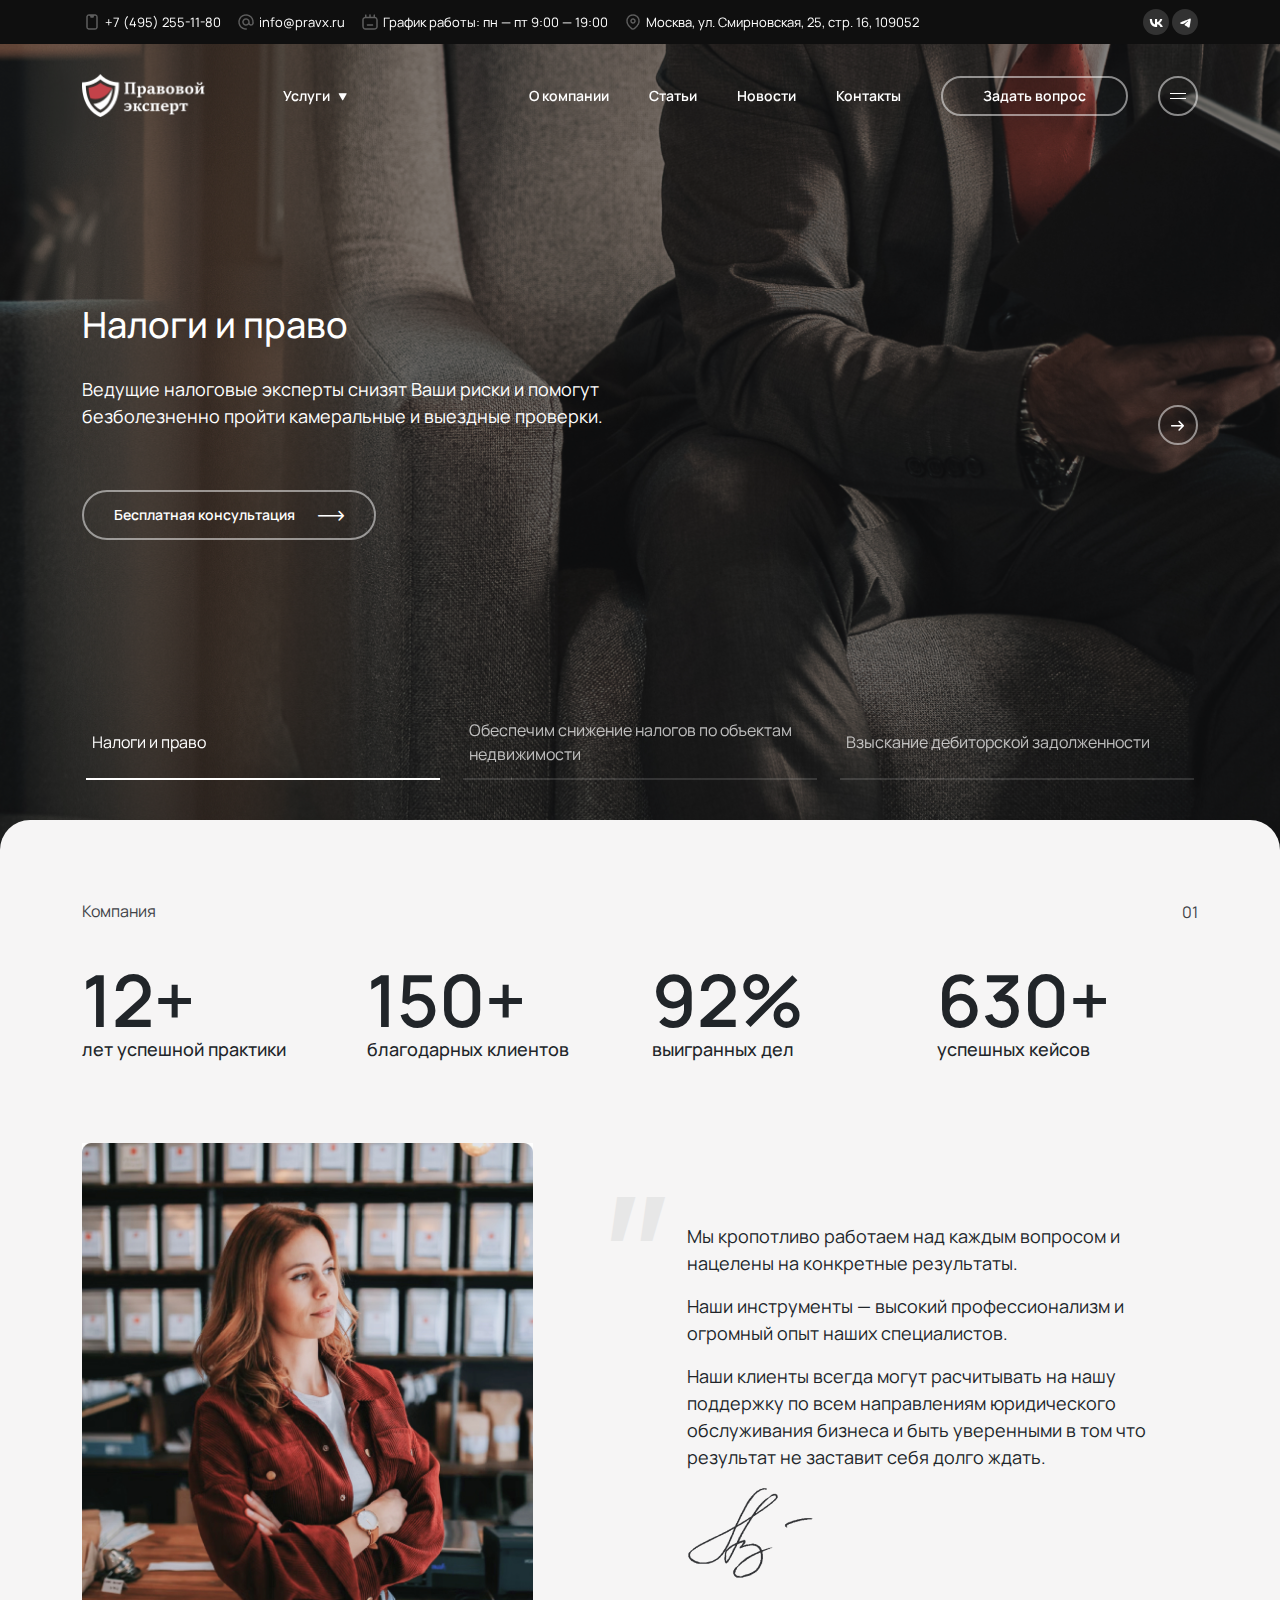
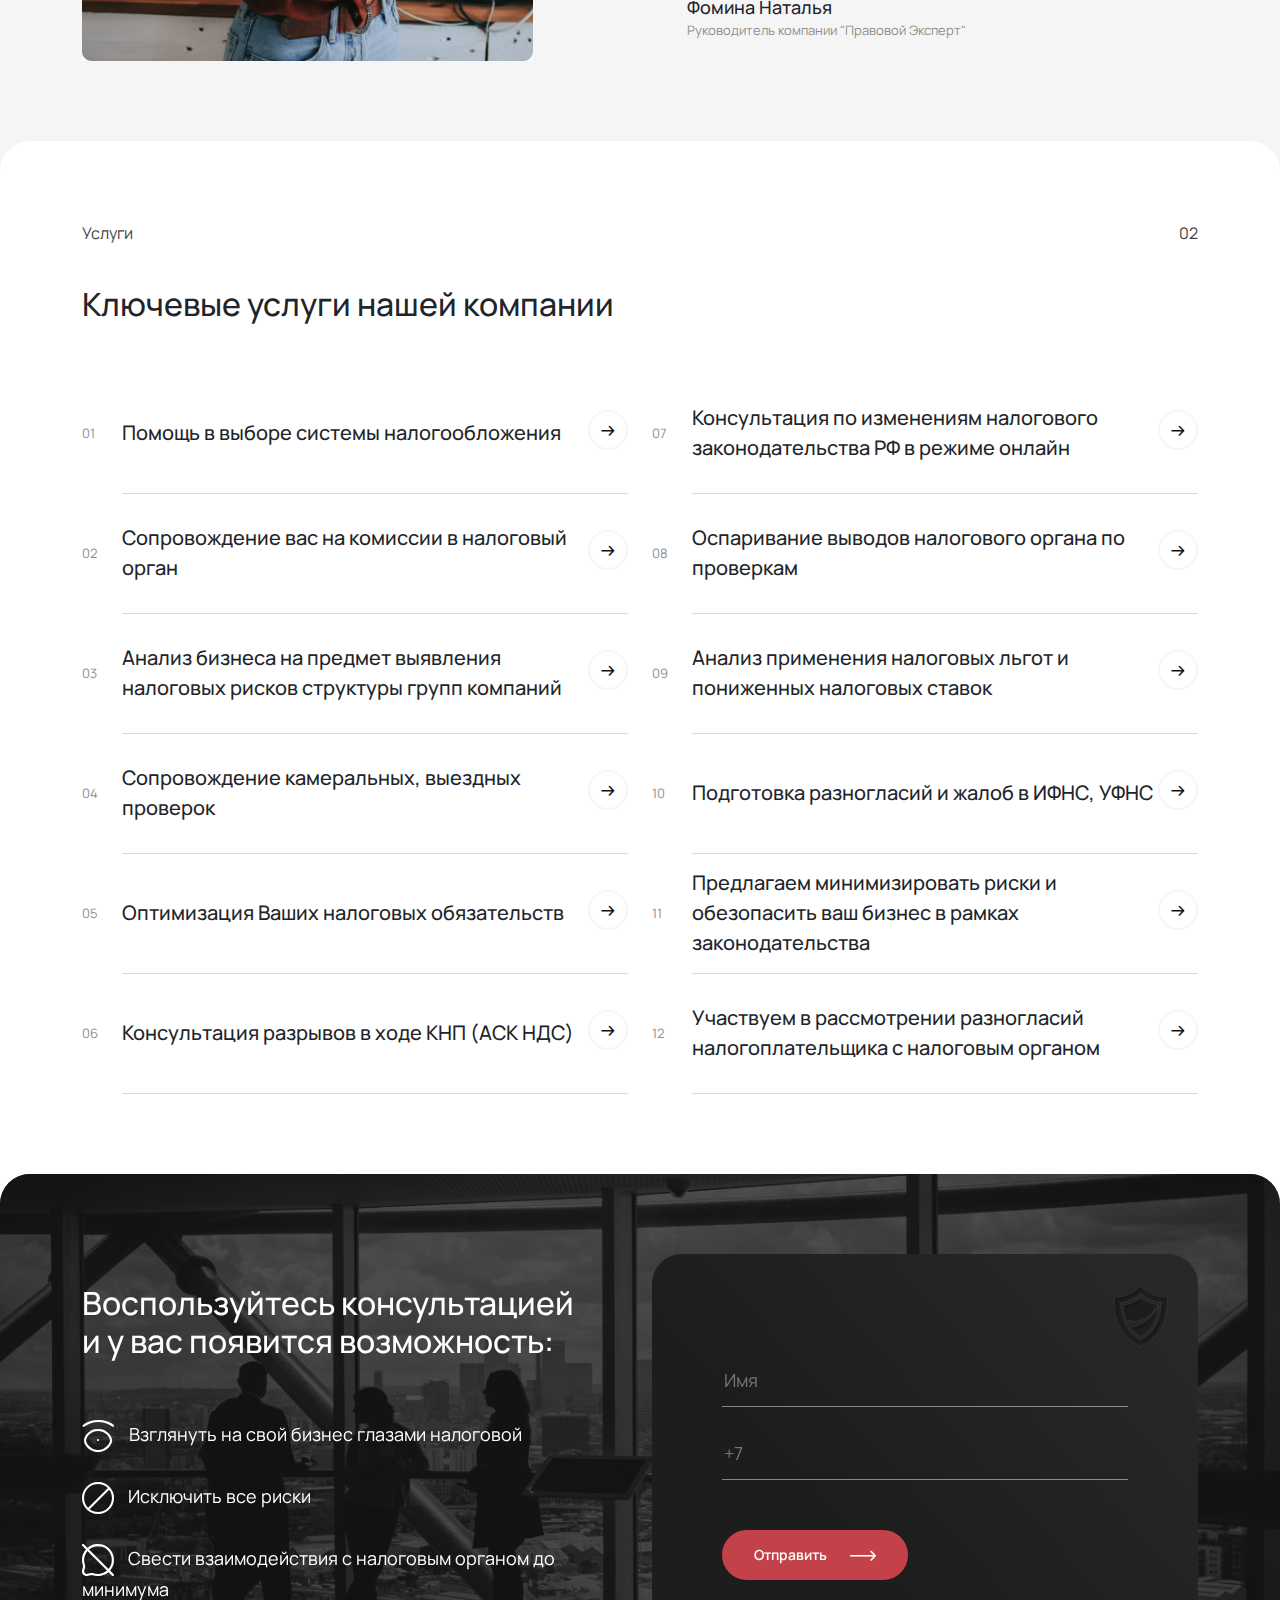
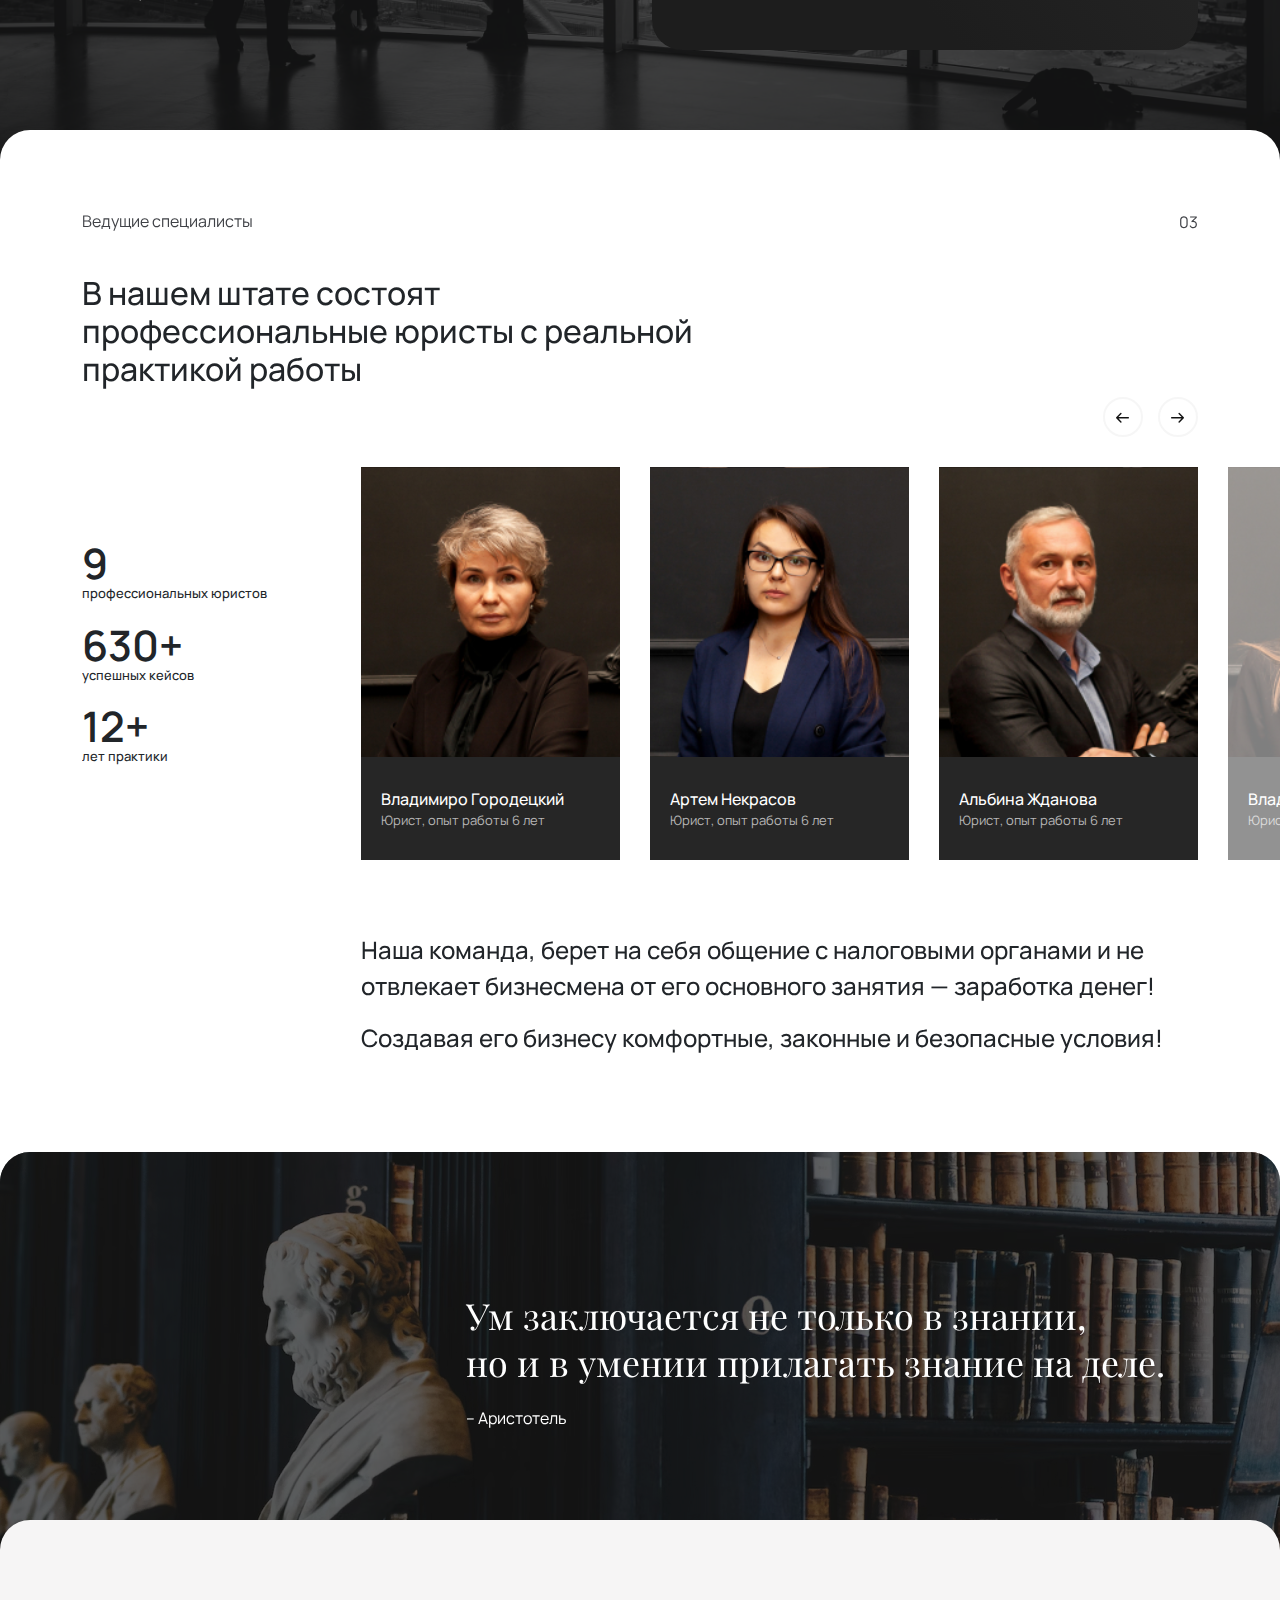
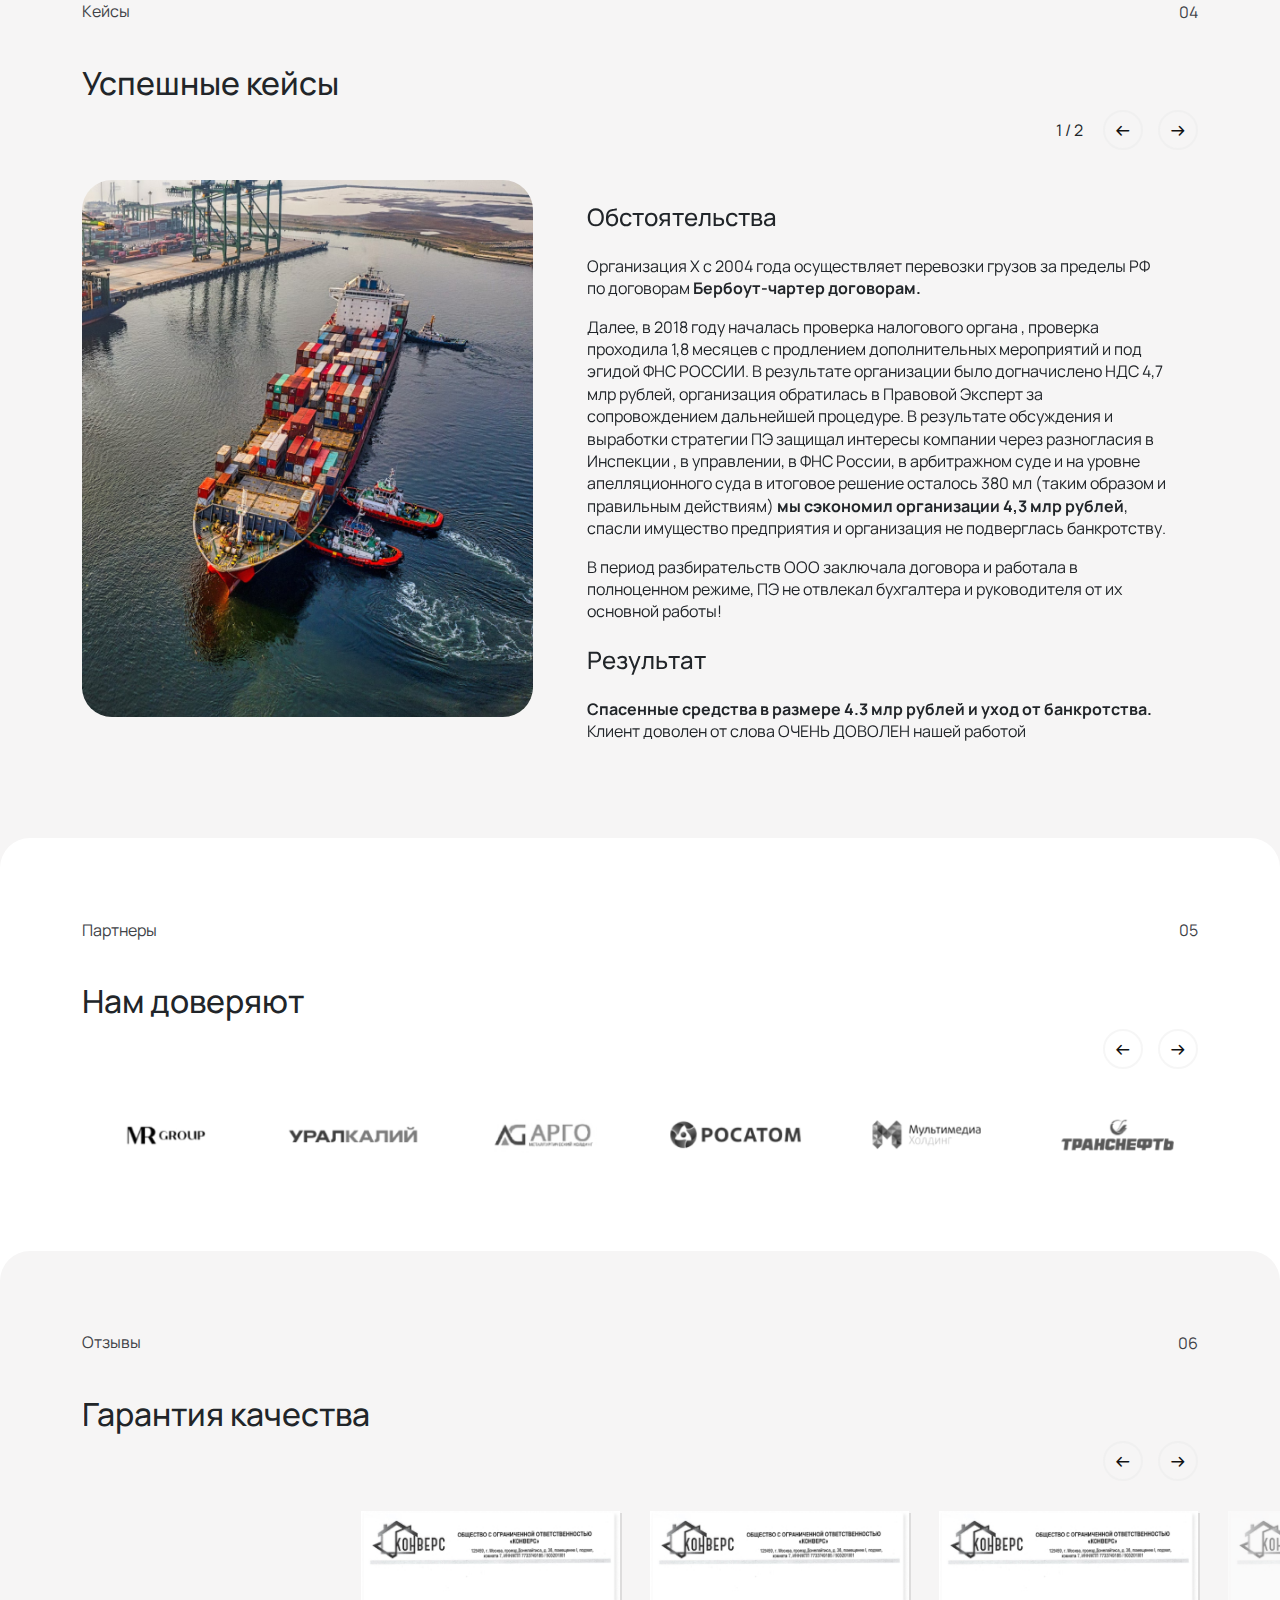
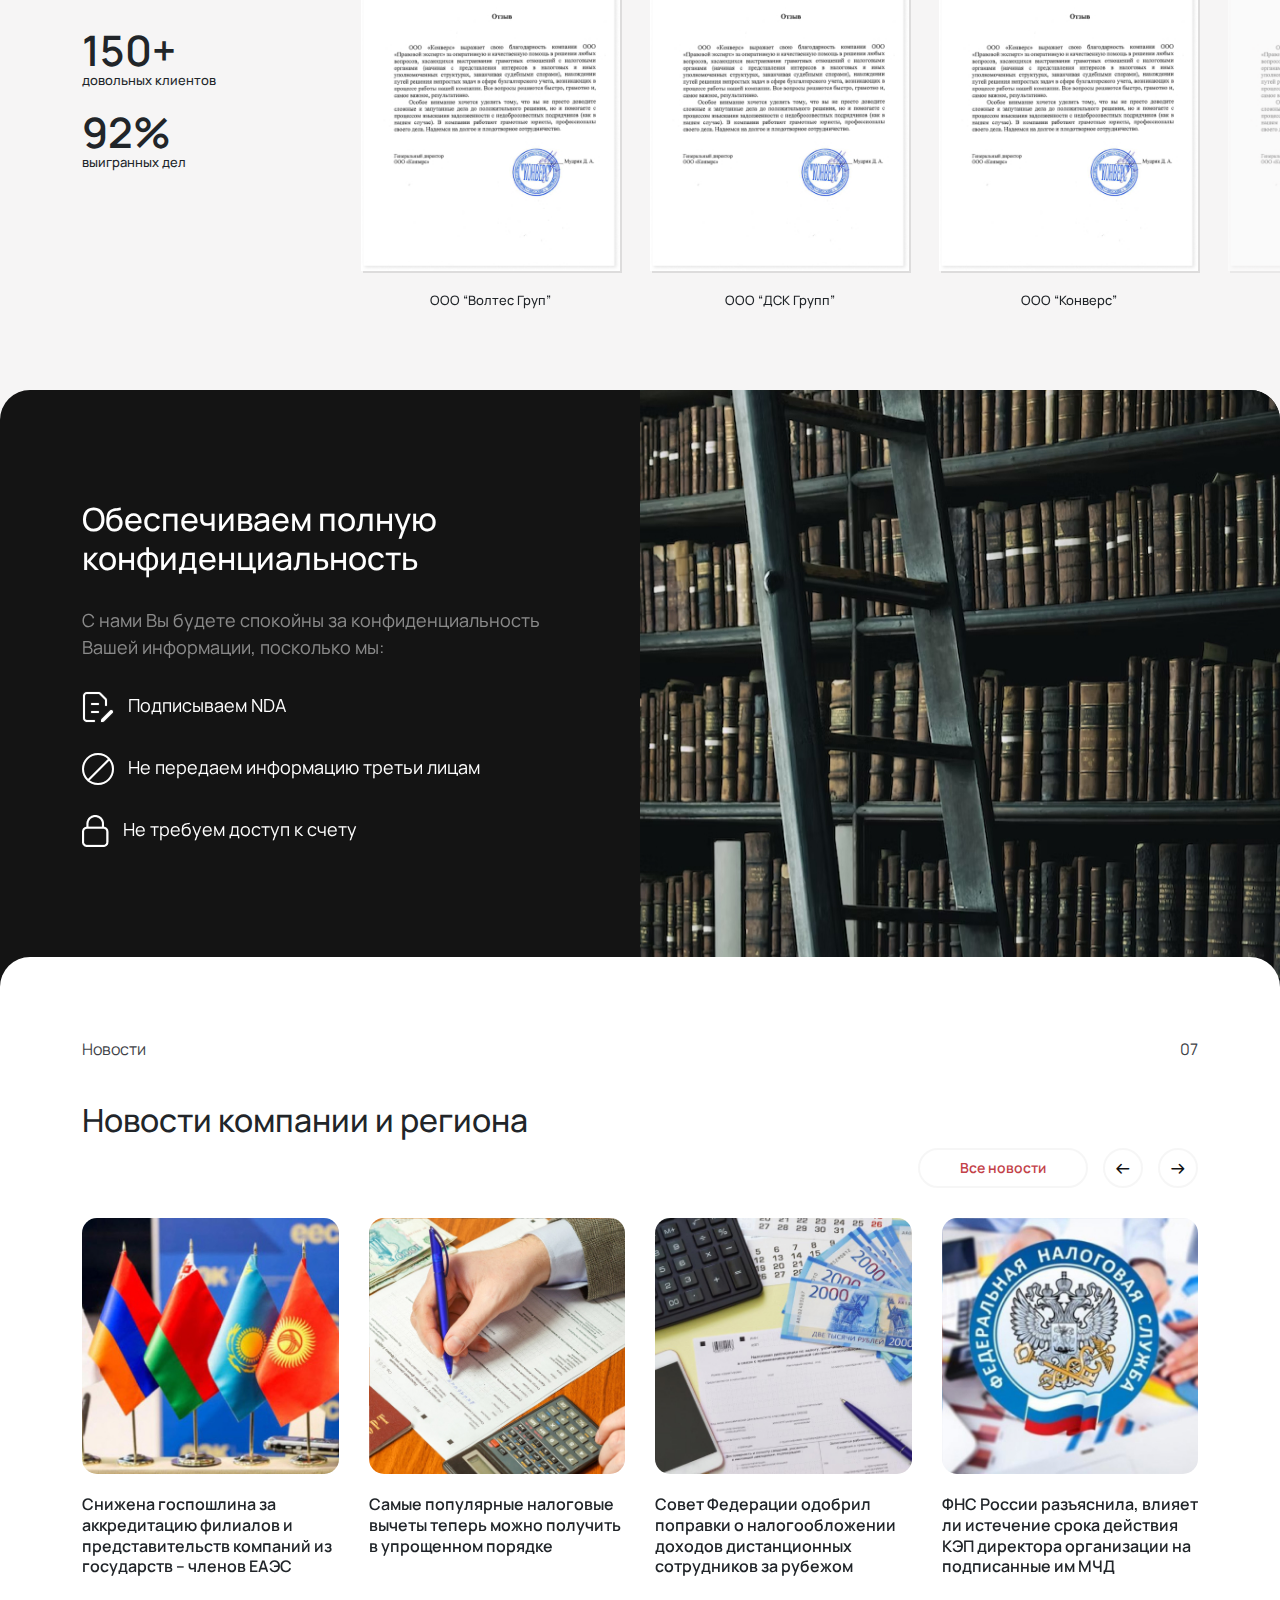
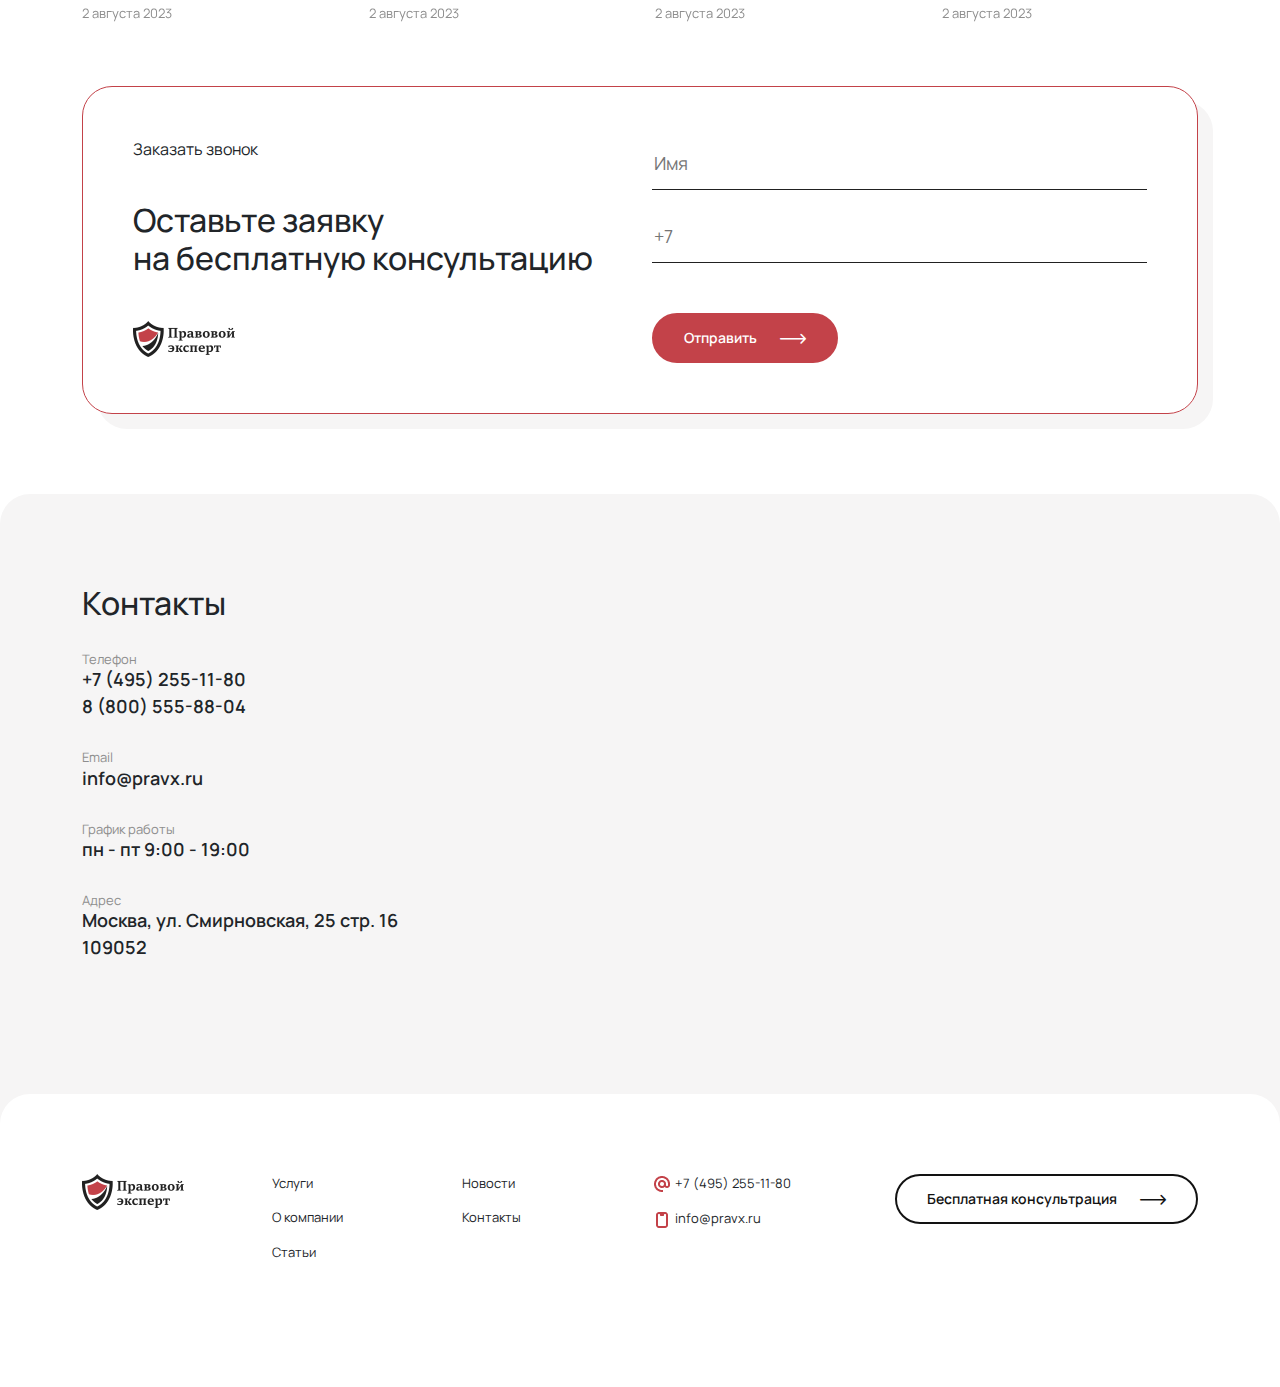
<file: index.html>
<!DOCTYPE html>
<html lang="ru">
<head>
    <meta charset="UTF-8">
    <meta name="viewport" content="width=device-width, initial-scale=1.0, maximum-scale=1.0, user-scalable=no" />
    
    <title>Правовой эксперт</title>

    <link rel="preconnect" href="https://fonts.googleapis.com">
    <link rel="preconnect" href="https://fonts.gstatic.com" crossorigin>
    <link href="https://fonts.googleapis.com/css2?family=Playfair+Display&display=swap" rel="stylesheet">
    <link rel="stylesheet" href="assets/fonts/manrope/manrope.css">
    <link rel="stylesheet" href="assets/fonts/icons/style.css">
    <link rel="stylesheet" href="assets/libs/fancybox/fancybox.min.css">
    <link rel="stylesheet" href="assets/libs/bootstrap/css/bootstrap-reboot.min.css">
    <link rel="stylesheet" href="assets/libs/bootstrap/css/bootstrap-grid.min.css">
    <link rel="stylesheet" href="assets/libs/swiper/css/swiper-bundle.min.css">
    <link rel="stylesheet" href="style.css">
    <link rel="stylesheet" href="media.css">

    <script src="//api-maps.yandex.ru/2.1/?apikey=0f21382d-7fa4-4c06-8f45-1d3591dbcff4&lang=ru_RU"></script>
</head>

<body>
    <div id="header" class="header">
        <div class="header-top">
            <div class="header-top-container container">
                <div class="header-top-row">
                    <div class="header-info">
                        <div class="header-info-item">
                            <div class="header-info-icon">
                                <img src="assets/img/header-tel.png" alt="" class="header-info-icon-src">
                            </div>
                            <span><a href="tel:+74952551180" class="header-info-link">+7 (495) 255-11-80</a></span>
                        </div>
                        <div class="header-info-item">
                            <div class="header-info-icon">
                                <img src="assets/img/header-email.png" alt="" class="header-info-icon-src">
                            </div>
                            <span><a href="mailto:info@pravx.ru" class="header-info-link">info@pravx.ru</a></span>
                        </div>
                        <div class="header-info-item">
                            <div class="header-info-icon">
                                <img src="assets/img/header-calendar.png" alt="" class="header-info-icon-src">
                            </div>
                            <span>График работы: пн — пт 9:00 — 19:00</span>
                        </div>
                        <div class="header-info-item">
                            <div class="header-info-icon">
                                <img src="assets/img/header-pin.png" alt="" class="header-info-icon-src">
                            </div>
                            <span>Москва, ул. Смирновская, 25, стр. 16, 109052</span>
                        </div>
                    </div>
                    <div class="header-social">
                        <a href="javascript:void(0)" target="_blank" class="header-social-item">
                            <i class="i-vk"></i>
                        </a>
                        <a href="javascript:void(0)" target="_blank" class="header-social-item">
                            <i class="i-telegram"></i>
                        </a>
                    </div>
                </div>
            </div>
        </div>
        <div class="header-second">
            <div class="header-second-container container">
                <div class="header-second-row">
                    <a href="/" class="header-logo">
                        <img src="assets/img/logo.png" alt="Правовой эксперт">
                    </a>

                    <div class="header-group">
                        <ul class="header-nav">
                            <li class="header-nav-item has-item">
                                <a href="javascript:void(0)" id="open_services" class="header-nav-link">Услуги</a>
                            </li>
                            <li class="header-nav-item">
                                <a href="javascript:void(0)" class="header-nav-link">О компании</a>
                            </li>
                            <li class="header-nav-item">
                                <a href="javascript:void(0)" class="header-nav-link">Статьи</a>
                            </li>
                            <li class="header-nav-item">
                                <a href="javascript:void(0)" class="header-nav-link">Новости</a>
                            </li>
                            <li class="header-nav-item">
                                <a href="javascript:void(0)" class="header-nav-link">Контакты</a>
                            </li>
                        </ul>

                        <div class="header-buttons">
                            <button id="ask" class="button">Задать вопрос</button>
                            <button id="burger_button" class="button button-circle">
                                <span class="burger-icon">
                                    <span class="burger-icon-line"></span>
                                    <span class="burger-icon-line"></span>
                                </span>
                            </button>
                        </div>
                    </div>
                </div>
            </div>

            <div class="burger-menu">
                <div class="burger-menu-wrap">
                    <div class="burger-menu-nav">
                        <div class="burger-menu-item">
                            <a href="javascript:void(0)" class="burger-menu-link">Компания</a>
                        </div>
                        <div class="burger-menu-item">
                            <a href="javascript:void(0)" class="burger-menu-link">Услуги</a>
                        </div>
                        <div class="burger-menu-item">
                            <a href="javascript:void(0)" class="burger-menu-link">Ведущие специалисты</a>
                        </div>
                        <div class="burger-menu-item">
                            <a href="javascript:void(0)" class="burger-menu-link">Кейсы</a>
                        </div>
                        <div class="burger-menu-item">
                            <a href="javascript:void(0)" class="burger-menu-link">Партнеры</a>
                        </div>
                        <div class="burger-menu-item">
                            <a href="javascript:void(0)" class="burger-menu-link">Отзывы</a>
                        </div>
                        <div class="burger-menu-item">
                            <a href="javascript:void(0)" class="burger-menu-link">Новости</a>
                        </div>
                        <div class="burger-menu-item">
                            <a href="javascript:void(0)" class="burger-menu-link">Контакты</a>
                        </div>
                    </div>

                    <button class="button button-lg">Задать вопрос</button>
                </div>
            </div>

            <div class="services-menu">
                <div class="container">
                    <div class="services-scroll">
                        <div class="services-row row">
                            <div class="col-6">
                                <div class="service-item">
                                    <div class="service-item-count">01</div>
                                    <div class="service-item-body">
                                        <div class="service-item-title">Помощь в выборе системы налогообложения</div>
                                        <div class="service-item-button">
                                            <a href="javascript:void(0)" class="button button-circle button-dark">
                                                <i class="button-icon i-arrow-short-next"></i>
                                            </a>
                                        </div>
                                    </div>
                                </div>
                                <div class="service-item">
                                    <div class="service-item-count">02</div>
                                    <div class="service-item-body">
                                        <div class="service-item-title">Сопровождение вас на комиссии в налоговый орган</div>
                                        <div class="service-item-button">
                                            <a href="javascript:void(0)" class="button button-circle button-dark">
                                                <i class="button-icon i-arrow-short-next"></i>
                                            </a>
                                        </div>
                                    </div>
                                </div>
                                <div class="service-item">
                                    <div class="service-item-count">03</div>
                                    <div class="service-item-body">
                                        <div class="service-item-title">Анализ бизнеса на предмет выявления налоговых рисков структуры групп компаний</div>
                                        <div class="service-item-button">
                                            <a href="javascript:void(0)" class="button button-circle button-dark">
                                                <i class="button-icon i-arrow-short-next"></i>
                                            </a>
                                        </div>
                                    </div>
                                </div>
                                <div class="service-item">
                                    <div class="service-item-count">04</div>
                                    <div class="service-item-body">
                                        <div class="service-item-title">Сопровождение камеральных, выездных проверок</div>
                                        <div class="service-item-button">
                                            <a href="javascript:void(0)" class="button button-circle button-dark">
                                                <i class="button-icon i-arrow-short-next"></i>
                                            </a>
                                        </div>
                                    </div>
                                </div>
                                <div class="service-item">
                                    <div class="service-item-count">05</div>
                                    <div class="service-item-body">
                                        <div class="service-item-title">Оптимизация Ваших налоговых обязательств</div>
                                        <div class="service-item-button">
                                            <a href="javascript:void(0)" class="button button-circle button-dark">
                                                <i class="button-icon i-arrow-short-next"></i>
                                            </a>
                                        </div>
                                    </div>
                                </div>
                                <div class="service-item">
                                    <div class="service-item-count">06</div>
                                    <div class="service-item-body">
                                        <div class="service-item-title">Консультация разрывов в ходе КНП (АСК НДС)</div>
                                        <div class="service-item-button">
                                            <a href="javascript:void(0)" class="button button-circle button-dark">
                                                <i class="button-icon i-arrow-short-next"></i>
                                            </a>
                                        </div>
                                    </div>
                                </div>
                            </div>
                            <div class="col-6">
                                <div class="service-item">
                                    <div class="service-item-count">07</div>
                                    <div class="service-item-body">
                                        <div class="service-item-title">Консультация по изменениям налогового законодательства РФ в режиме онлайн</div>
                                        <div class="service-item-button">
                                            <a href="javascript:void(0)" class="button button-circle button-dark">
                                                <i class="button-icon i-arrow-short-next"></i>
                                            </a>
                                        </div>
                                    </div>
                                </div>
                                <div class="service-item">
                                    <div class="service-item-count">08</div>
                                    <div class="service-item-body">
                                        <div class="service-item-title">Оспаривание выводов налогового органа по проверкам</div>
                                        <div class="service-item-button">
                                            <a href="javascript:void(0)" class="button button-circle button-dark">
                                                <i class="button-icon i-arrow-short-next"></i>
                                            </a>
                                        </div>
                                    </div>
                                </div>
                                <div class="service-item">
                                    <div class="service-item-count">09</div>
                                    <div class="service-item-body">
                                        <div class="service-item-title">Анализ применения налоговых льгот и пониженных налоговых ставок</div>
                                        <div class="service-item-button">
                                            <a href="javascript:void(0)" class="button button-circle button-dark">
                                                <i class="button-icon i-arrow-short-next"></i>
                                            </a>
                                        </div>
                                    </div>
                                </div>
                                <div class="service-item">
                                    <div class="service-item-count">10</div>
                                    <div class="service-item-body">
                                        <div class="service-item-title">Подготовка разногласий и жалоб в ИФНС, УФНС</div>
                                        <div class="service-item-button">
                                            <a href="javascript:void(0)" class="button button-circle button-dark">
                                                <i class="button-icon i-arrow-short-next"></i>
                                            </a>
                                        </div>
                                    </div>
                                </div>
                                <div class="service-item">
                                    <div class="service-item-count">11</div>
                                    <div class="service-item-body">
                                        <div class="service-item-title">Предлагаем минимизировать риски и обезопасить ваш бизнес в рамках законодательства</div>
                                        <div class="service-item-button">
                                            <a href="javascript:void(0)" class="button button-circle button-dark">
                                                <i class="button-icon i-arrow-short-next"></i>
                                            </a>
                                        </div>
                                    </div>
                                </div>
                                <div class="service-item">
                                    <div class="service-item-count">12</div>
                                    <div class="service-item-body">
                                        <div class="service-item-title">Участвуем в рассмотрении разногласий налогоплательщика с налоговым органом</div>
                                        <div class="service-item-button">
                                            <a href="javascript:void(0)" class="button button-circle button-dark">
                                                <i class="button-icon i-arrow-short-next"></i>
                                            </a>
                                        </div>
                                    </div>
                                </div>
                            </div>
                        </div>
                    </div>
                </div>
            </div>

            <div class="overlay"></div>
        </div>
    </div>

    <div class="hero">
        <div class="hero-slider swiper">
            <div class="swiper-wrapper">
                <div class="swiper-slide hero-slide" data-slide-title="Налоги и право" style="background-image: url(assets/img/hero-slide-1.jpg)">
                    <div class="hero-slide-container">
                        <div class="container">
                            <div class="row">
                                <div class="col-md-7">
                                    <h2 class="hero-slide-title">
                                        Налоги и право
                                    </h2>

                                    <div class="hero-slide-text">
                                        Ведущие налоговые эксперты снизят Ваши риски и помогут
                                        безболезненно пройти камеральные и выездные проверки.
                                    </div>

                                    <a href="" class="button button-lg">
                                        <span>Бесплатная консультация</span>
                                        <i class="button-icon i-arrow-long-right"></i>
                                    </a>
                                </div>
                            </div>
                        </div>
                    </div>
                </div>
                <div class="swiper-slide hero-slide" data-slide-title="Обеспечим снижение налогов по объектам недвижимости" style="background-image: url(assets/img/hero-slide-2.jpg)">
                    <div class="hero-slide-container">
                        <div class="container">
                            <div class="row">
                                <div class="col-md-7">
                                    <h2 class="hero-slide-title">
                                        Обеспечим снижение налогов по объектам недвижимости
                                    </h2>

                                    <div class="hero-slide-text">
                                        Снизим кадастровую стоимость по коммерческой недвижимости.
                                    </div>

                                    <a href="" class="button button-lg">
                                        <span>Бесплатная консультация</span>
                                        <i class="button-icon i-arrow-long-right"></i>
                                    </a>
                                </div>
                            </div>
                        </div>
                    </div>
                </div>
                <div class="swiper-slide hero-slide" data-slide-title="Взыскание дебиторской задолженности" style="background-image: url(assets/img/hero-slide-1.jpg)">
                    <div class="hero-slide-container">
                        <div class="container">
                            <div class="row">
                                <div class="col-md-7">
                                    <h2 class="hero-slide-title">
                                        Взыскание дебиторской задолженности
                                    </h2>

                                    <div class="hero-slide-text">
                                        Ведущие налоговые эксперты снизят Ваши риски и помогут
                                        безболезненно пройти камеральные и выездные проверки.
                                    </div>

                                    <a href="" class="button button-lg">
                                        <span>Бесплатная консультация</span>
                                        <i class="button-icon i-arrow-long-right"></i>
                                    </a>
                                </div>
                            </div>
                        </div>
                    </div>
                </div>
            </div>
            <div class="hero-slider-nav">
                <div class="container">
                    <button class="hero-nav hero-next button button-circle">
                        <i class="button-icon i-arrow-short-next"></i>
                    </button>
                </div>
            </div>
            <div class="hero-pagination container"></div>
        </div>
    </div>

    <!-- section company -->
    <div class="section company">
        <div class="container">
            <div class="section-head">
                <h3 class="section-heading">Компания</h3>

                <div class="section-count">01</div>
            </div>

            <div class="counters">
                <div class="counters-row row">
                    <div class="col-lg-3 col-6">
                        <div class="counter-value">
                            <span class="counter-value-number">12</span>
                            <span class="counter-value-symbol">+</span>
                        </div>
                        <div class="counter-caption">лет успешной практики</div>
                    </div>
                    <div class="col-lg-3 col-6">
                        <div class="counter-value">
                            <span class="counter-value-number">150</span>
                            <span class="counter-value-symbol">+</span>
                        </div>
                        <div class="counter-caption">благодарных клиентов</div>
                    </div>
                    <div class="col-lg-3 col-6">
                        <div class="counter-value">
                            <span class="counter-value-number">92</span>
                            <span class="counter-value-symbol">%</span>
                        </div>
                        <div class="counter-caption">выигранных дел</div>
                    </div>
                    <div class="col-lg-3 col-6">
                        <div class="counter-value">
                            <span class="counter-value-number">630</span>
                            <span class="counter-value-symbol">+</span>
                        </div>
                        <div class="counter-caption">успешных кейсов</div>
                    </div>
                </div>
            </div>

            <div class="company-row row">
                <div class="col-lg-5 col-md-6 col-sm-12">
                    <img src="assets/img/employee.jpg" alt="">
                </div>
                <div class="col-lg-7 col-md-6 col-sm-12">
                    <div class="company-content">
                        <p>
                            Мы кропотливо работаем над каждым вопросом и нацелены на конкретные результаты.
                        </p>
                        <p>
                            Наши инструменты — высокий профессионализм и огромный опыт наших специалистов.
                        </p>
                        <p>
                            Наши клиенты всегда могут расчитывать на нашу
                            поддержку по всем направлениям юридического
                            обслуживания бизнеса и быть уверенными в том
                            что результат не заставит себя долго ждать.
                        </p>

                        <img src="assets/img/signature.png" alt="Фомина Наталья">

                        <div class="company-employee-name">Фомина Наталья</div>
                        <div class="company-employee-status">Руководитель компании "Правовой Эксперт"</div>
                    </div>
                </div>
            </div>
        </div>
    </div>

    <!-- section services -->
    <div class="section services">
        <div class="container">
            <div class="section-head">
                <h3 class="section-heading">Услуги</h3>
                <div class="section-count">02</div>
            </div>

            <h4 class="section-title">Ключевые услуги нашей компании</h4>

            <div class="services-scroll">
                <div class="services-row row">
                    <div class="col-6">
                        <div class="service-item">
                            <div class="service-item-count">01</div>
                            <div class="service-item-body">
                                <div class="service-item-title">Помощь в выборе системы налогообложения</div>
                                <div class="service-item-button">
                                    <a href="javascript:void(0)" class="button button-circle button-dark">
                                        <i class="button-icon i-arrow-short-next"></i>
                                    </a>
                                </div>
                            </div>
                        </div>
                        <div class="service-item">
                            <div class="service-item-count">02</div>
                            <div class="service-item-body">
                                <div class="service-item-title">Сопровождение вас на комиссии в налоговый орган</div>
                                <div class="service-item-button">
                                    <a href="javascript:void(0)" class="button button-circle button-dark">
                                        <i class="button-icon i-arrow-short-next"></i>
                                    </a>
                                </div>
                            </div>
                        </div>
                        <div class="service-item">
                            <div class="service-item-count">03</div>
                            <div class="service-item-body">
                                <div class="service-item-title">Анализ бизнеса на предмет выявления налоговых рисков структуры групп компаний</div>
                                <div class="service-item-button">
                                    <a href="javascript:void(0)" class="button button-circle button-dark">
                                        <i class="button-icon i-arrow-short-next"></i>
                                    </a>
                                </div>
                            </div>
                        </div>
                        <div class="service-item">
                            <div class="service-item-count">04</div>
                            <div class="service-item-body">
                                <div class="service-item-title">Сопровождение камеральных, выездных проверок</div>
                                <div class="service-item-button">
                                    <a href="javascript:void(0)" class="button button-circle button-dark">
                                        <i class="button-icon i-arrow-short-next"></i>
                                    </a>
                                </div>
                            </div>
                        </div>
                        <div class="service-item">
                            <div class="service-item-count">05</div>
                            <div class="service-item-body">
                                <div class="service-item-title">Оптимизация Ваших налоговых обязательств</div>
                                <div class="service-item-button">
                                    <a href="javascript:void(0)" class="button button-circle button-dark">
                                        <i class="button-icon i-arrow-short-next"></i>
                                    </a>
                                </div>
                            </div>
                        </div>
                        <div class="service-item">
                            <div class="service-item-count">06</div>
                            <div class="service-item-body">
                                <div class="service-item-title">Консультация разрывов в ходе КНП (АСК НДС)</div>
                                <div class="service-item-button">
                                    <a href="javascript:void(0)" class="button button-circle button-dark">
                                        <i class="button-icon i-arrow-short-next"></i>
                                    </a>
                                </div>
                            </div>
                        </div>
                    </div>
                    <div class="col-6">
                        <div class="service-item">
                            <div class="service-item-count">07</div>
                            <div class="service-item-body">
                                <div class="service-item-title">Консультация по изменениям налогового законодательства РФ в режиме онлайн</div>
                                <div class="service-item-button">
                                    <a href="javascript:void(0)" class="button button-circle button-dark">
                                        <i class="button-icon i-arrow-short-next"></i>
                                    </a>
                                </div>
                            </div>
                        </div>
                        <div class="service-item">
                            <div class="service-item-count">08</div>
                            <div class="service-item-body">
                                <div class="service-item-title">Оспаривание выводов налогового органа по проверкам</div>
                                <div class="service-item-button">
                                    <a href="javascript:void(0)" class="button button-circle button-dark">
                                        <i class="button-icon i-arrow-short-next"></i>
                                    </a>
                                </div>
                            </div>
                        </div>
                        <div class="service-item">
                            <div class="service-item-count">09</div>
                            <div class="service-item-body">
                                <div class="service-item-title">Анализ применения налоговых льгот и пониженных налоговых ставок</div>
                                <div class="service-item-button">
                                    <a href="javascript:void(0)" class="button button-circle button-dark">
                                        <i class="button-icon i-arrow-short-next"></i>
                                    </a>
                                </div>
                            </div>
                        </div>
                        <div class="service-item">
                            <div class="service-item-count">10</div>
                            <div class="service-item-body">
                                <div class="service-item-title">Подготовка разногласий и жалоб в ИФНС, УФНС</div>
                                <div class="service-item-button">
                                    <a href="javascript:void(0)" class="button button-circle button-dark">
                                        <i class="button-icon i-arrow-short-next"></i>
                                    </a>
                                </div>
                            </div>
                        </div>
                        <div class="service-item">
                            <div class="service-item-count">11</div>
                            <div class="service-item-body">
                                <div class="service-item-title">Предлагаем минимизировать риски и обезопасить ваш бизнес в рамках законодательства</div>
                                <div class="service-item-button">
                                    <a href="javascript:void(0)" class="button button-circle button-dark">
                                        <i class="button-icon i-arrow-short-next"></i>
                                    </a>
                                </div>
                            </div>
                        </div>
                        <div class="service-item">
                            <div class="service-item-count">12</div>
                            <div class="service-item-body">
                                <div class="service-item-title">Участвуем в рассмотрении разногласий налогоплательщика с налоговым органом</div>
                                <div class="service-item-button">
                                    <a href="javascript:void(0)" class="button button-circle button-dark">
                                        <i class="button-icon i-arrow-short-next"></i>
                                    </a>
                                </div>
                            </div>
                        </div>
                    </div>
                </div>
            </div>
        </div>
    </div>

    <div class="section consult" style="background-image: url(assets/img/consult-bg.jpg)">
        <div class="consult-inner">
            <div class="container">
                <div class="row">
                    <div class="col-md-6">
                        <h4 class="section-title consult-title">
                            Воспользуйтесь консультацией <br>
                            и у вас появится возможность:
                        </h4>

                        <ul class="consult-list">
                            <li class="consult-list-item">
                                <i class="i-eye"></i> Взглянуть на свой бизнес глазами налоговой
                            </li>
                            <li class="consult-list-item">
                                <i class="i-block"></i> Исключить все риски
                            </li>
                            <li class="consult-list-item">
                                <i class="i-mute-message"></i> Свести взаимодействия с налоговым органом до минимума
                            </li>
                        </ul>
                    </div>
                    <div class="col-md-6">
                        <div class="consult-form">
                            <div class="form-shield">
                                <img src="assets/img/shield.png" alt="" class="form-shield-image">
                            </div>
                            <form action="/" class="form" method="POST">
                                <div class="form-input-container">
                                    <input type="text" class="form-input" placeholder="Имя">
                                </div>
                                <div class="form-input-container">
                                    <input type="text" class="form-input" placeholder="+7">
                                </div>
                                <button class="button button-lg button-red form-submit-button">
                                    <span>Отправить</span>
                                    <i class="button-icon i-arrow-long-right"></i>
                                </button>
                            </form>
                        </div>
                    </div>
                </div>
            </div>
        </div>
    </div>

    <div class="section specs">
        <div class="container">
            <div class="section-head">
                <h3 class="section-heading">Ведущие специалисты</h3>
                <div class="section-count">03</div>
            </div>

            <h4 class="section-title">
                В нашем штате состоят <br>
                профессиональные юристы с реальной <br>
                практикой работы
            </h4>

            <div class="specs-row row g-0">
                <div class="col-md-3">
                    <div class="counter-v">
                        <div class="counter-v-list">
                            <div class="counter-v-item">
                                <div class="counter-v-value">9</div>
                                <div class="counter-v-text">профессиональных юристов</div>
                            </div>
                            <div class="counter-v-item">
                                <div class="counter-v-value">630+</div>
                                <div class="counter-v-text">успешных кейсов</div>
                            </div>
                            <div class="counter-v-item">
                                <div class="counter-v-value">12+</div>
                                <div class="counter-v-text">лет практики</div>
                            </div>
                        </div>
                    </div>
                </div>
                <div class="col-md-9">
                    <div class="slider-controls">
                        <div class="slider-pagination">
                            <div class="slider-prev spec-prev">
                                <button class="button button-dark button-circle">
                                    <span class="button-icon i-arrow-short-prev"></span>
                                </button>
                            </div>
                            <div class="slider-next spec-next">
                                <button class="button button-dark button-circle">
                                    <span class="button-icon i-arrow-short-next"></span>
                                </button>
                            </div>
                        </div>
                    </div>
                    <div class="specs-slider">
                        <div class="swiper-wrapper">
                            <div class="swiper-slide spec-slide" style="background-image: url(assets/img/spec-1.jpg)">
                                <div class="spec-info">
                                    <div class="spec-name">Владимиро Городецкий</div>
                                    <div class="spec-prof">Юрист, опыт работы 6 лет</div>
                                </div>
                            </div>
                            <div class="swiper-slide spec-slide" style="background-image: url(assets/img/spec-2.jpg)">
                                <div class="spec-info">
                                    <div class="spec-name">Артем Некрасов</div>
                                    <div class="spec-prof">Юрист, опыт работы 6 лет</div>
                                </div>
                            </div>
                            <div class="swiper-slide spec-slide" style="background-image: url(assets/img/spec-3.jpg)">
                                <div class="spec-info">
                                    <div class="spec-name">Альбина Жданова </div>
                                    <div class="spec-prof">Юрист, опыт работы 6 лет</div>
                                </div>
                            </div>
                            <div class="swiper-slide spec-slide" style="background-image: url(assets/img/spec-4.jpg)">
                                <div class="spec-info">
                                    <div class="spec-name">Владимиро Городецкий</div>
                                    <div class="spec-prof">Юрист, опыт работы 6 лет</div>
                                </div>
                            </div>
                            <div class="swiper-slide spec-slide" style="background-image: url(assets/img/spec-5.jpg)">
                                <div class="spec-info">
                                    <div class="spec-name">Артем Некрасов</div>
                                    <div class="spec-prof">Юрист, опыт работы 6 лет</div>
                                </div>
                            </div>
                        </div>
                        <div class="slider-scroll specs-scroll"></div>
                    </div>
                </div>
                <div class="col-md-3"></div>
                <div class="col-md-9">
                    <div class="specs-description">
                        <p>
                            Наша команда, берет на себя общение с налоговыми органами и
                            не отвлекает бизнесмена от его основного занятия — заработка денег!
                        </p>
                        <p>
                            Создавая его бизнесу комфортные, законные и безопасные условия!
                        </p>
                    </div>
                </div>
            </div>
        </div>
    </div>

    <div class="section quote" style="background-image: url(assets/img/aristotel.jpg)">
        <div class="quote-inner">
            <div class="container">
                <div class="quote-row row">
                    <div class="col-lg-4 col-md-12"></div>
                    <div class="col-lg-8 col-md-12">
                        <div class="quote-text">
                            Ум заключается не только в знании, <br>
                            но и в умении прилагать знание на деле.
                        </div>
                        <div class="quote-author">
                            &ndash; Аристотель
                        </div>
                    </div>
                </div>
            </div>
        </div>
    </div>

    <div class="section cases">
        <div class="container">
            <div class="section-head">
                <h3 class="section-heading">Кейсы</h3>
                <div class="section-count">04</div>
            </div>

            <h4 class="section-title">
                Успешные кейсы
            </h4>

            <div class="cases-list">
                <div class="slider-controls">
                    <div class="slides-count"></div>
                    <div class="slider-pagination">
                        <div class="slider-prev case-prev">
                            <button class="button button-dark button-circle">
                                <span class="button-icon i-arrow-short-prev"></span>
                            </button>
                        </div>
                        <div class="slider-next case-next">
                            <button class="button button-dark button-circle">
                                <span class="button-icon i-arrow-short-next"></span>
                            </button>
                        </div>
                    </div>
                </div>
                <div class="cases-slider swiper">
                    <div class="swiper-wrapper">
                        <div class="swiper-slide case-slide">
                            <div class="case-slide-row row">
                                <div class="col-lg-5 col-md-5">
                                    <div class="case-photo" style="background-image: url(assets/img/case-1.jpg)"></div>
                                </div>
                                <div class="col-lg-7 col-md-7">
                                    <div class="case-content">
                                        <h5>Обстоятельства</h5>

                                        <p>
                                            Организация Х с 2004 года осуществляет перевозки грузов за пределы РФ по договорам <b>Бербоут-чартер договорам.</b>
                                        </p>
                                        <p>
                                            Далее, в 2018 году началась проверка налогового органа ,
                                            проверка проходила 1,8 месяцев с продлением дополнительных
                                            мероприятий и под эгидой  ФНС РОССИИ. В результате организации
                                            было догначислено НДС 4,7 млр рублей, организация обратилась в
                                            Правовой Эксперт  за сопровождением дальнейшей процедуре.
                                            В результате обсуждения и выработки стратегии ПЭ защищал интересы компании через разногласия в Инспекции ,
                                            в управлении, в ФНС России, в арбитражном суде и на уровне апелляционного суда
                                            в итоговое решение осталось 380 мл (таким образом и правильным действиям)
                                            <b>мы сэкономил организации 4,3 млр рублей</b>, спасли имущество предприятия и организация не подверглась банкротству.
                                        </p>
                                        <p>
                                            В период разбирательств ООО заключала договора и работала в полноценном режиме, ПЭ не отвлекал бухгалтера и руководителя от их основной работы!
                                        </p>

                                        <h5>Результат</h5>

                                        <p>
                                            <b>Спасенные средства в размере 4.3 млр рублей и уход  от банкротства.</b><br>
                                            Клиент доволен от слова  ОЧЕНЬ ДОВОЛЕН нашей работой
                                        </p>
                                    </div>
                                </div>
                            </div>
                        </div>
                        <div class="swiper-slide case-slide">
                            <div class="case-slide-row row">
                                <div class="col-lg-5 col-md-5">
                                    <div class="case-photo" style="background-image: url(assets/img/case-2.jpg)"></div>
                                </div>
                                <div class="col-lg-7 col-md-7 case-center">
                                    <div class="case-content">
                                        <h5>Обстоятельства</h5>

                                        <p>
                                            Организация заключила с “Правовым экспертом” договор на абоненткой обслуживание работали и консультировали организацию. Спустя некоторое время в организацию стали поступать требования и запросы. По существу поступаемых запросов , “Правовой эксперт”, имея многолетний опыт, предполагал, что происходит предпроверочный анализ, для включения в план выездных проверок.Сработав оперативно и складно совместно с организацией, каждый представляемый документ в налоговый орган согласовывался и обсуждался. Налоговый орган не смог назначить выездную проверку во главе которой стояло «Дробление бизнеса» … налогоплательщик остался без пристального внимания налогового органа.
                                        </p>

                                        <h5>Результат</h5>

                                        <p>
                                            <b>Проверка не произошла.</b>
                                        </p>
                                    </div>
                                </div>
                            </div>
                        </div>
                    </div>
                    <div class="cases-nav">
                        <div class="slider-prev case-prev">
                            <button class="button button-dark button-circle">
                                <span class="button-icon i-arrow-short-prev"></span>
                            </button>
                        </div>
                        <div class="slider-scroll cases-scroll"></div>
                        <div class="slider-next case-next">
                            <button class="button button-dark button-circle">
                                <span class="button-icon i-arrow-short-next"></span>
                            </button>
                        </div>
                    </div>
                </div>
            </div>
        </div>
    </div>

    <div class="section partners">
        <div class="container">
            <div class="section-head">
                <h3 class="section-heading">Партнеры</h3>
                <div class="section-count">05</div>
            </div>

            <h4 class="section-title">
                Нам доверяют
            </h4>

            <div class="partners-list">
                <div class="slider-controls">
                    <div class="slider-pagination cases-pagination">
                        <div class="slider-prev partners-prev">
                            <button class="button button-dark button-circle">
                                <span class="button-icon i-arrow-short-prev"></span>
                            </button>
                        </div>
                        <div class="slider-next partners-next">
                            <button class="button button-dark button-circle">
                                <span class="button-icon i-arrow-short-next"></span>
                            </button>
                        </div>
                    </div>
                </div>
                <div class="partners-slider swiper">
                    <div class="swiper-wrapper">
                        <div class="partner-slide swiper-slide"><img src="assets/img/partners/1.png" alt="" class="partner-logo"></div>
                        <div class="partner-slide swiper-slide"><img src="assets/img/partners/2.png" alt="" class="partner-logo"></div>
                        <div class="partner-slide swiper-slide"><img src="assets/img/partners/3.png" alt="" class="partner-logo"></div>
                        <div class="partner-slide swiper-slide"><img src="assets/img/partners/4.png" alt="" class="partner-logo"></div>
                        <div class="partner-slide swiper-slide"><img src="assets/img/partners/5.png" alt="" class="partner-logo"></div>
                        <div class="partner-slide swiper-slide"><img src="assets/img/partners/6.png" alt="" class="partner-logo"></div>
                        <div class="partner-slide swiper-slide"><img src="assets/img/partners/6.png" alt="" class="partner-logo"></div>
                    </div>
                </div>
            </div>
        </div>
    </div>

    <div class="section reviews">
        <div class="container">
            <div class="section-head">
                <h3 class="section-heading">Отзывы</h3>
                <div class="section-count">06</div>
            </div>

            <h4 class="section-title">
                Гарантия качества
            </h4>

            <div class="reviews-row row g-0">
                <div class="col-md-3">
                    <div class="counter-v reviews-counter">
                        <div class="counter-v-list">
                            <div class="counter-v-item">
                                <div class="counter-v-value">150+</div>
                                <div class="counter-v-text">довольных клиентов</div>
                            </div>
                            <div class="counter-v-item">
                                <div class="counter-v-value">92%</div>
                                <div class="counter-v-text">выигранных дел</div>
                            </div>
                        </div>
                    </div>
                </div>
                <div class="col-md-9">
                    <div class="slider-controls">
                        <div class="slider-pagination reviews-pagination">
                            <div class="slider-prev reviews-prev">
                                <button class="button button-dark button-circle">
                                    <span class="button-icon i-arrow-short-prev"></span>
                                </button>
                            </div>
                            <div class="slider-next reviews-next">
                                <button class="button button-dark button-circle">
                                    <span class="button-icon i-arrow-short-next"></span>
                                </button>
                            </div>
                        </div>
                    </div>
                    <div class="reviews-slider">
                        <div class="swiper-wrapper">
                            <div class="reviews-slide swiper-slide">
                                <a
                                        data-src="assets/img/review.jpg"
                                        data-fancybox="review" class="reviews-photo"
                                        style="background-image: url(assets/img/review.jpg)"
                                        data-caption="ООО “Волтес Груп”"
                                ></a>
                                <div class="reviews-text">ООО “Волтес Груп”</div>
                            </div>
                            <div class="reviews-slide swiper-slide">
                                <a
                                        data-src="assets/img/review.jpg"
                                        data-fancybox="review" class="reviews-photo"
                                        style="background-image: url(assets/img/review.jpg)"
                                        data-caption="ООО “ДСК Групп”"
                                ></a>
                                <div class="reviews-text">ООО “ДСК Групп”</div>
                            </div>
                            <div class="reviews-slide swiper-slide">
                                <a
                                        data-src="assets/img/review.jpg"
                                        data-fancybox="review" class="reviews-photo"
                                        style="background-image: url(assets/img/review.jpg)"
                                        data-caption="ООО “Конверс”"
                                ></a>
                                <div class="reviews-text">ООО “Конверс”</div>
                            </div>
                            <div class="reviews-slide swiper-slide">
                                <a
                                        data-src="assets/img/review.jpg"
                                        data-fancybox="review" class="reviews-photo"
                                        style="background-image: url(assets/img/review.jpg)"
                                        data-caption="ООО “Конверс”"
                                ></a>
                                <div class="reviews-text">ООО “Конверс”</div>
                            </div>
                            <div class="reviews-slide swiper-slide">
                                <a
                                        data-src="assets/img/review.jpg"
                                        data-fancybox="review" class="reviews-photo"
                                        style="background-image: url(assets/img/review.jpg)"
                                        data-caption="ООО “Конверс”"
                                ></a>
                                <div class="reviews-text">ООО “Конверс”</div>
                            </div>
                        </div>
                    </div>
                </div>
            </div>
        </div>
    </div>

    <div class="section privacy">
        <div class="container-fluid">
            <div class="row">
                <div class="col-md-6"></div>
                <div class="col-md-6" style="background-image: url(assets/img/privacy-bg.jpg)"></div>
            </div>
        </div>
        <div class="container">
            <div class="row">
                <div class="col-md-6">
                    <div class="privacy-content">
                        <h4 class="section-title consult-title">
                            Обеспечиваем полную <br>
                            конфиденциальность
                        </h4>

                        <div class="consult-subtitle">
                            С нами Вы будете спокойны за конфиденциальность <br>
                            Вашей информации, посколько мы:
                        </div>

                        <ul class="consult-list">
                            <li class="consult-list-item">
                                <img src="assets/img/paper-pen.png" alt=""> Подписываем NDA
                            </li>
                            <li class="consult-list-item">
                                <i class="i-block"></i> Не передаем информацию третьи лицам
                            </li>
                            <li class="consult-list-item">
                                <img src="assets/img/lock.png" alt=""> Не требуем доступ к счету
                            </li>
                        </ul>
                    </div>
                </div>
            </div>
        </div>
        <div class="privacy-image" style="background-image: url(assets/img/privacy-bg.jpg)"></div>
    </div>

    <div class="section news">
        <div class="container">
            <div class="section-head">
                <h3 class="section-heading">Новости</h3>
                <div class="section-count">07</div>
            </div>

            <h4 class="section-title">
                Новости компании и региона
            </h4>

            <div class="news-list">
                <div class="slider-controls news-controls">
                    <div class="slider-pagination">
                        <a href="javascript:void(0)" class="button button-dark button-red-text">Все новости</a>
                        <div class="slider-prev news-prev">
                            <button class="button button-dark button-circle">
                                <span class="button-icon i-arrow-short-prev"></span>
                            </button>
                        </div>
                        <div class="slider-next news-next">
                            <button class="button button-dark button-circle">
                                <span class="button-icon i-arrow-short-next"></span>
                            </button>
                        </div>
                    </div>
                </div>
                <div class="news-slider swiper">
                    <div class="swiper-wrapper">
                        <div class="news-slide swiper-slide">
                            <a href="javascript:void(0)" class="news-card">
                                <div class="news-photo" style="background-image: url(assets/img/news/1.jpg)"></div>
                                <div class="news-title">
                                    Снижена госпошлина за аккредитацию филиалов и представительств компаний из государств – членов ЕАЭС
                                </div>
                                <div class="news-date">
                                    2 августа 2023
                                </div>
                            </a>
                        </div>
                        <div class="news-slide swiper-slide">
                            <a href="javascript:void(0)" class="news-card">
                                <div class="news-photo" style="background-image: url(assets/img/news/2.jpg)"></div>
                                <div class="news-title">
                                    Самые популярные налоговые вычеты теперь можно получить в упрощенном порядке
                                </div>
                                <div class="news-date">
                                    2 августа 2023
                                </div>
                            </a>
                        </div>
                        <div class="news-slide swiper-slide">
                            <a href="javascript:void(0)" class="news-card">
                                <div class="news-photo" style="background-image: url(assets/img/news/3.jpg)"></div>
                                <div class="news-title">
                                    Совет Федерации одобрил поправки о налогообложении доходов дистанционных сотрудников за рубежом
                                </div>
                                <div class="news-date">
                                    2 августа 2023
                                </div>
                            </a>
                        </div>
                        <div class="news-slide swiper-slide">
                            <a href="javascript:void(0)" class="news-card">
                                <div class="news-photo" style="background-image: url(assets/img/news/4.jpg)"></div>
                                <div class="news-title">
                                    ФНС России разъяснила, влияет ли истечение срока действия КЭП директора организации на подписанные им МЧД
                                </div>
                                <div class="news-date">
                                    2 августа 2023
                                </div>
                            </a>
                        </div>
                        <div class="news-slide swiper-slide">
                            <a href="javascript:void(0)" class="news-card">
                                <div class="news-photo" style="background-image: url(assets/img/news/4.jpg)"></div>
                                <div class="news-title">
                                    ФНС России разъяснила, влияет ли истечение срока действия КЭП директора организации на подписанные им МЧД
                                </div>
                                <div class="news-date">
                                    2 августа 2023
                                </div>
                            </a>
                        </div>
                    </div>
                </div>

                <div class="slider-scroll news-scroll"></div>
            </div>

            <div class="consult-free">
                <div class="consult-free-row row">
                    <div class="col-md-6">
                        <div class="consult-free-flex">
                            <div class="consult-free-title">Заказать звонок</div>
                            <h4 class="section-title">Оставьте заявку <br>на бесплатную консультацию</h4>
                            <img src="assets/img/logo-dark.png" alt="" class="consult-free-logo">
                        </div>
                    </div>
                    <div class="col-md-6">
                        <div class="consult-free-form">
                            <form action="/" class="form" method="POST">
                                <div class="form-input-container">
                                    <input type="text" class="form-input" placeholder="Имя">
                                </div>
                                <div class="form-input-container">
                                    <input type="text" class="form-input" placeholder="+7">
                                </div>
                                <button class="button button-lg button-red form-submit-button">
                                    <span>Отправить</span>
                                    <i class="button-icon i-arrow-long-right"></i>
                                </button>
                            </form>
                        </div>
                    </div>
                </div>
            </div>
        </div>
    </div>

    <div class="section contacts">
        <div class="container">
            <div class="contacts-row row">
                <div class="col-md-6">
                    <h4 class="section-title">Контакты</h4>

                    <div class="contact-item">
                        <div class="contact-name">Телефон</div>
                        <div class="contact-info">
                            <a href="tel:+74952551180" class="contact-link">
                                +7 (495) 255-11-80
                            </a>
                            <a href="tel:88005558804" class="contact-link">
                                8 (800) 555-88-04
                            </a>
                        </div>
                    </div>
                    <div class="contact-item">
                        <div class="contact-name">
                            Email
                        </div>
                        <div class="contact-info">
                            <a href="mailto:info@pravx.ru" class="contact-link">
                                info@pravx.ru
                            </a>
                        </div>
                    </div>
                    <div class="contact-item">
                        <div class="contact-name">
                            График работы
                        </div>
                        <div class="contact-info">
                            пн - пт 9:00 - 19:00
                        </div>
                    </div>
                    <div class="contact-item">
                        <div class="contact-name">
                            Адрес
                        </div>
                        <div class="contact-info">
                            Москва, ул. Смирновская, 25 стр. 16 <br>
                            109052
                        </div>
                    </div>
                </div>
            </div>
        </div>
        <div class="container-fluid container-map">
            <div class="row g-0">
                <div class="col-md-6 offset-md-6">
                    <div id="map" style="width: 100%; height: 600px"></div>
                </div>
            </div>
        </div>
    </div>

    <div id="footer" class="section footer">
        <div class="container">
            <div class="row">
                <div class="col-lg-2 col-md-3 col-sm-12">
                    <a href="/" class="footer-logo">
                        <img src="assets/img/logo-dark.png" alt="">
                    </a>
                </div>
                <div class="col-lg-2 col-md-3 col-sm-12">
                    <ul class="footer-nav">
                        <li class="footer-nav-item">
                            <a href="javascript:void(0)" class="footer-link">Услуги</a>
                        </li>
                        <li class="footer-nav-item">
                            <a href="javascript:void(0)" class="footer-link">О компании</a>
                        </li>
                        <li class="footer-nav-item">
                            <a href="javascript:void(0)" class="footer-link">Статьи</a>
                        </li>
                    </ul>
                </div>
                <div class="col-lg-2 col-md-3 col-sm-12">
                    <ul class="footer-nav">
                        <li class="footer-nav-item">
                            <a href="javascript:void(0)" class="footer-link">Новости</a>
                        </li>
                        <li class="footer-nav-item">
                            <a href="javascript:void(0)" class="footer-link">Контакты</a>
                        </li>
                    </ul>
                </div>
                <div class="col-lg-2 col-md-3 col-sm-12">
                    <ul class="footer-nav">
                        <li class="footer-nav-item">
                            <a href="tel:+74952551180" class="footer-link">
                                <img src="assets/img/email.png" alt=""> +7 (495) 255-11-80
                            </a>
                        </li>
                        <li class="footer-nav-item">
                            <a href="mailto:info@pravx.ru" class="footer-link">
                                <img src="assets/img/mobile.png" alt=""> info@pravx.ru
                            </a>
                        </li>
                    </ul>
                </div>
                <div class="col-lg-4 col-md-12 col-sm-12 col-footer-button">
                    <button class="button button-dark button-dark-border button-lg">
                        <span>Бесплатная консультрация</span>
                        <i class="button-icon i-arrow-long-right"></i>
                    </button>
                </div>
            </div>
        </div>
    </div>

    <script src="assets/libs/jquery-3.7.0.min.js"></script>
    <script src="assets/libs/swiper/js/swiper-bundle.min.js"></script>
    <script src="assets/libs/fancybox/fancybox.umd.js"></script>
    <script src="assets/js/scripts.js"></script>
</body>
</html>
</file>
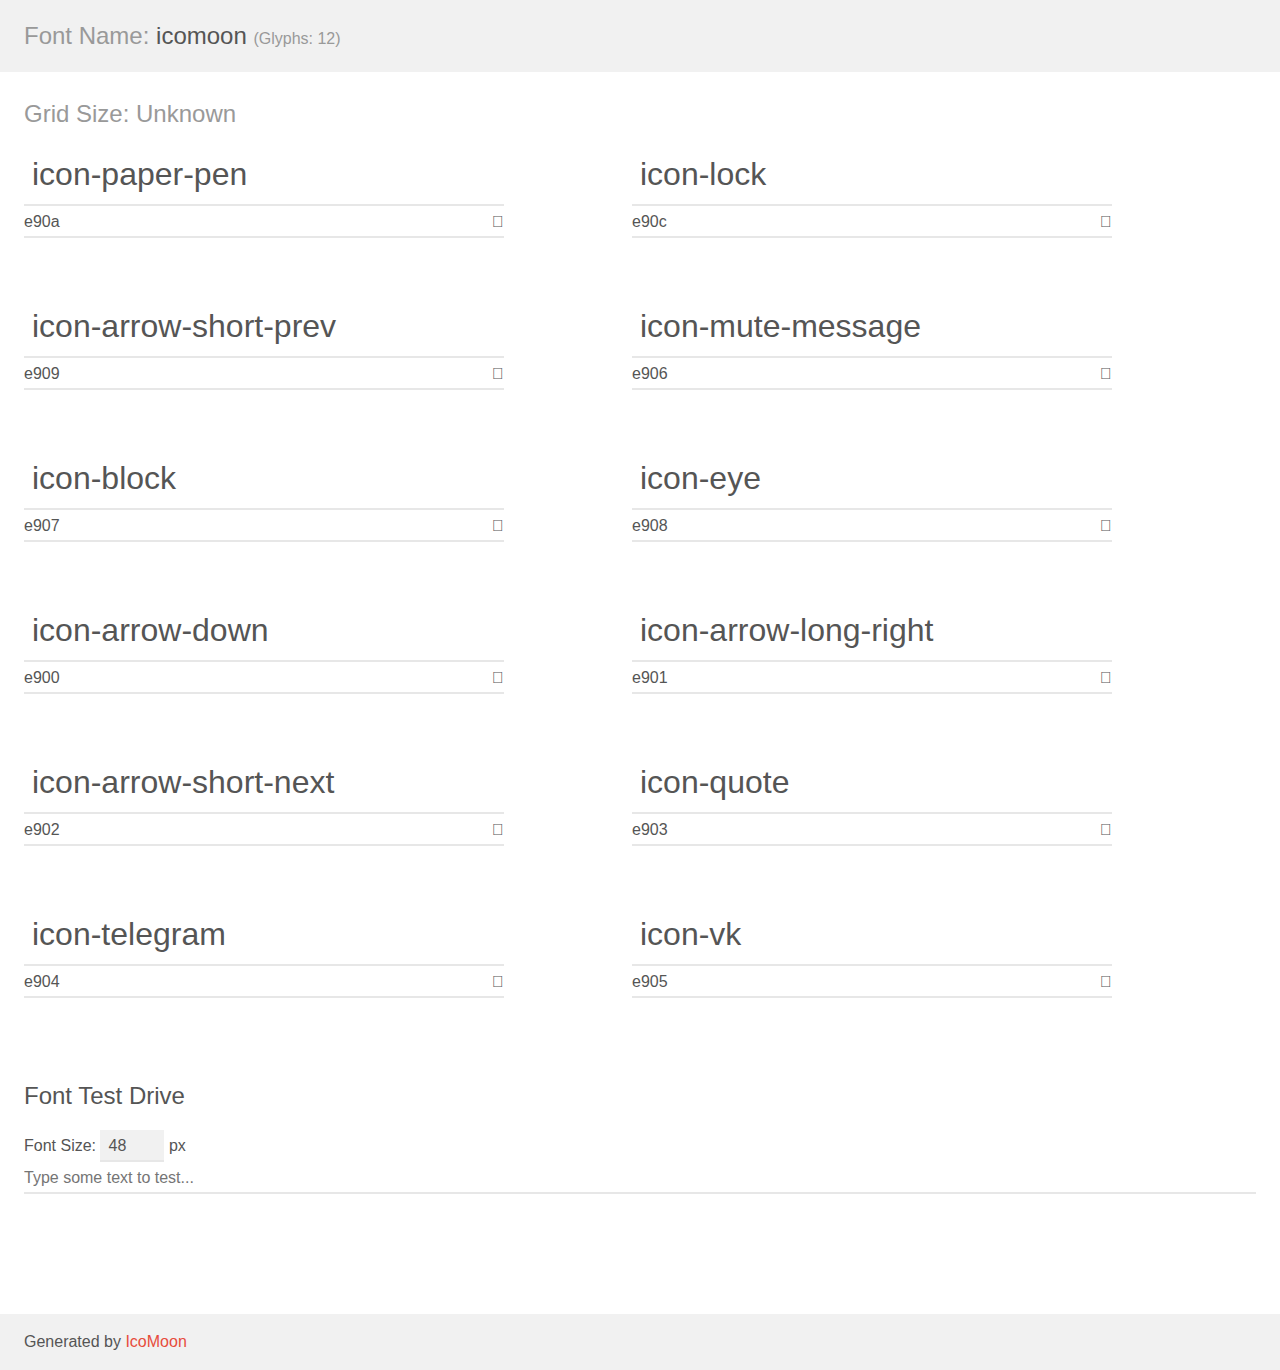
<file: assets/fonts/icons/demo.html>
<!doctype html>
<html>
<head>
    <meta charset="utf-8">
    <title>IcoMoon Demo</title>
    <meta name="description" content="An Icon Font Generated By IcoMoon.io">
    <meta name="viewport" content="width=device-width, initial-scale=1">
    <link rel="stylesheet" href="demo-files/demo.css">
    <link rel="stylesheet" href="style.css"></head>
<body>
    <div class="bgc1 clearfix">
        <h1 class="mhmm mvm"><span class="fgc1">Font Name:</span> icomoon <small class="fgc1">(Glyphs:&nbsp;12)</small></h1>
    </div>
    <div class="clearfix mhl ptl">
        <h1 class="mvm mtn fgc1">Grid Size: Unknown</h1>
        <div class="glyph fs1">
            <div class="clearfix bshadow0 pbs">
                <span class="icon-paper-pen"><span class="path1"></span><span class="path2"></span></span>
                <span class="mls"> icon-paper-pen</span>
            </div>
            <fieldset class="fs0 size1of1 clearfix hidden-false">
                <input type="text" readonly value="e90a" class="unit size1of2" />
                <input type="text" maxlength="1" readonly value="&#xe90a;" class="unitRight size1of2 talign-right" />
            </fieldset>
            <div class="fs0 bshadow0 clearfix hidden-true">
                <span class="unit pvs fgc1">liga: </span>
                <input type="text" readonly value="" class="liga unitRight" />
            </div>
        </div>
        <div class="glyph fs1">
            <div class="clearfix bshadow0 pbs">
                <span class="icon-lock"></span>
                <span class="mls"> icon-lock</span>
            </div>
            <fieldset class="fs0 size1of1 clearfix hidden-false">
                <input type="text" readonly value="e90c" class="unit size1of2" />
                <input type="text" maxlength="1" readonly value="&#xe90c;" class="unitRight size1of2 talign-right" />
            </fieldset>
            <div class="fs0 bshadow0 clearfix hidden-true">
                <span class="unit pvs fgc1">liga: </span>
                <input type="text" readonly value="" class="liga unitRight" />
            </div>
        </div>
        <div class="glyph fs1">
            <div class="clearfix bshadow0 pbs">
                <span class="icon-arrow-short-prev"></span>
                <span class="mls"> icon-arrow-short-prev</span>
            </div>
            <fieldset class="fs0 size1of1 clearfix hidden-false">
                <input type="text" readonly value="e909" class="unit size1of2" />
                <input type="text" maxlength="1" readonly value="&#xe909;" class="unitRight size1of2 talign-right" />
            </fieldset>
            <div class="fs0 bshadow0 clearfix hidden-true">
                <span class="unit pvs fgc1">liga: </span>
                <input type="text" readonly value="" class="liga unitRight" />
            </div>
        </div>
        <div class="glyph fs1">
            <div class="clearfix bshadow0 pbs">
                <span class="icon-mute-message"></span>
                <span class="mls"> icon-mute-message</span>
            </div>
            <fieldset class="fs0 size1of1 clearfix hidden-false">
                <input type="text" readonly value="e906" class="unit size1of2" />
                <input type="text" maxlength="1" readonly value="&#xe906;" class="unitRight size1of2 talign-right" />
            </fieldset>
            <div class="fs0 bshadow0 clearfix hidden-true">
                <span class="unit pvs fgc1">liga: </span>
                <input type="text" readonly value="" class="liga unitRight" />
            </div>
        </div>
        <div class="glyph fs1">
            <div class="clearfix bshadow0 pbs">
                <span class="icon-block"></span>
                <span class="mls"> icon-block</span>
            </div>
            <fieldset class="fs0 size1of1 clearfix hidden-false">
                <input type="text" readonly value="e907" class="unit size1of2" />
                <input type="text" maxlength="1" readonly value="&#xe907;" class="unitRight size1of2 talign-right" />
            </fieldset>
            <div class="fs0 bshadow0 clearfix hidden-true">
                <span class="unit pvs fgc1">liga: </span>
                <input type="text" readonly value="" class="liga unitRight" />
            </div>
        </div>
        <div class="glyph fs1">
            <div class="clearfix bshadow0 pbs">
                <span class="icon-eye"></span>
                <span class="mls"> icon-eye</span>
            </div>
            <fieldset class="fs0 size1of1 clearfix hidden-false">
                <input type="text" readonly value="e908" class="unit size1of2" />
                <input type="text" maxlength="1" readonly value="&#xe908;" class="unitRight size1of2 talign-right" />
            </fieldset>
            <div class="fs0 bshadow0 clearfix hidden-true">
                <span class="unit pvs fgc1">liga: </span>
                <input type="text" readonly value="" class="liga unitRight" />
            </div>
        </div>
        <div class="glyph fs1">
            <div class="clearfix bshadow0 pbs">
                <span class="icon-arrow-down"></span>
                <span class="mls"> icon-arrow-down</span>
            </div>
            <fieldset class="fs0 size1of1 clearfix hidden-false">
                <input type="text" readonly value="e900" class="unit size1of2" />
                <input type="text" maxlength="1" readonly value="&#xe900;" class="unitRight size1of2 talign-right" />
            </fieldset>
            <div class="fs0 bshadow0 clearfix hidden-true">
                <span class="unit pvs fgc1">liga: </span>
                <input type="text" readonly value="" class="liga unitRight" />
            </div>
        </div>
        <div class="glyph fs1">
            <div class="clearfix bshadow0 pbs">
                <span class="icon-arrow-long-right"></span>
                <span class="mls"> icon-arrow-long-right</span>
            </div>
            <fieldset class="fs0 size1of1 clearfix hidden-false">
                <input type="text" readonly value="e901" class="unit size1of2" />
                <input type="text" maxlength="1" readonly value="&#xe901;" class="unitRight size1of2 talign-right" />
            </fieldset>
            <div class="fs0 bshadow0 clearfix hidden-true">
                <span class="unit pvs fgc1">liga: </span>
                <input type="text" readonly value="" class="liga unitRight" />
            </div>
        </div>
        <div class="glyph fs1">
            <div class="clearfix bshadow0 pbs">
                <span class="icon-arrow-short-next"></span>
                <span class="mls"> icon-arrow-short-next</span>
            </div>
            <fieldset class="fs0 size1of1 clearfix hidden-false">
                <input type="text" readonly value="e902" class="unit size1of2" />
                <input type="text" maxlength="1" readonly value="&#xe902;" class="unitRight size1of2 talign-right" />
            </fieldset>
            <div class="fs0 bshadow0 clearfix hidden-true">
                <span class="unit pvs fgc1">liga: </span>
                <input type="text" readonly value="" class="liga unitRight" />
            </div>
        </div>
        <div class="glyph fs1">
            <div class="clearfix bshadow0 pbs">
                <span class="icon-quote"></span>
                <span class="mls"> icon-quote</span>
            </div>
            <fieldset class="fs0 size1of1 clearfix hidden-false">
                <input type="text" readonly value="e903" class="unit size1of2" />
                <input type="text" maxlength="1" readonly value="&#xe903;" class="unitRight size1of2 talign-right" />
            </fieldset>
            <div class="fs0 bshadow0 clearfix hidden-true">
                <span class="unit pvs fgc1">liga: </span>
                <input type="text" readonly value="" class="liga unitRight" />
            </div>
        </div>
        <div class="glyph fs1">
            <div class="clearfix bshadow0 pbs">
                <span class="icon-telegram"></span>
                <span class="mls"> icon-telegram</span>
            </div>
            <fieldset class="fs0 size1of1 clearfix hidden-false">
                <input type="text" readonly value="e904" class="unit size1of2" />
                <input type="text" maxlength="1" readonly value="&#xe904;" class="unitRight size1of2 talign-right" />
            </fieldset>
            <div class="fs0 bshadow0 clearfix hidden-true">
                <span class="unit pvs fgc1">liga: </span>
                <input type="text" readonly value="" class="liga unitRight" />
            </div>
        </div>
        <div class="glyph fs1">
            <div class="clearfix bshadow0 pbs">
                <span class="icon-vk"></span>
                <span class="mls"> icon-vk</span>
            </div>
            <fieldset class="fs0 size1of1 clearfix hidden-false">
                <input type="text" readonly value="e905" class="unit size1of2" />
                <input type="text" maxlength="1" readonly value="&#xe905;" class="unitRight size1of2 talign-right" />
            </fieldset>
            <div class="fs0 bshadow0 clearfix hidden-true">
                <span class="unit pvs fgc1">liga: </span>
                <input type="text" readonly value="" class="liga unitRight" />
            </div>
        </div>
    </div>

    <!--[if gt IE 8]><!-->
    <div class="mhl clearfix mbl">
        <h1>Font Test Drive</h1>
        <label>
            Font Size: <input id="fontSize" type="number" class="textbox0 mbm"
            min="8" value="48" />
            px
        </label>
        <input id="testText" type="text" class="phl size1of1 mvl"
        placeholder="Type some text to test..." value=""/>
        <div id="testDrive" class="icon-" style="font-family: icomoon">&nbsp;
        </div>
    </div>
    <!--<![endif]-->
    <div class="bgc1 clearfix">
        <p class="mhl">Generated by <a href="https://icomoon.io/app">IcoMoon</a></p>
    </div>

    <script src="demo-files/demo.js"></script>
</body>
</html>
</file>
<file: assets/fonts/manrope/manrope.css>
/* cyrillic */
@font-face {
    font-family: 'Manrope';
    font-style: normal;
    font-weight: 400;
    font-display: swap;
    src: url(xn7gYHE41ni1AdIRggOxSuXd.woff2) format('woff2');
    unicode-range: U+0301, U+0400-045F, U+0490-0491, U+04B0-04B1, U+2116;
}
/* latin */
@font-face {
    font-family: 'Manrope';
    font-style: normal;
    font-weight: 400;
    font-display: swap;
    src: url(xn7gYHE41ni1AdIRggexSg.woff2) format('woff2');
    unicode-range: U+0000-00FF, U+0131, U+0152-0153, U+02BB-02BC, U+02C6, U+02DA, U+02DC, U+0304, U+0308, U+0329, U+2000-206F, U+2074, U+20AC, U+2122, U+2191, U+2193, U+2212, U+2215, U+FEFF, U+FFFD;
}

/* cyrillic */
@font-face {
    font-family: 'Manrope';
    font-style: normal;
    font-weight: 500;
    font-display: swap;
    src: url(xn7gYHE41ni1AdIRggOxSuXd.woff2) format('woff2');
    unicode-range: U+0301, U+0400-045F, U+0490-0491, U+04B0-04B1, U+2116;
}
/* latin */
@font-face {
    font-family: 'Manrope';
    font-style: normal;
    font-weight: 500;
    font-display: swap;
    src: url(xn7gYHE41ni1AdIRggexSg.woff2) format('woff2');
    unicode-range: U+0000-00FF, U+0131, U+0152-0153, U+02BB-02BC, U+02C6, U+02DA, U+02DC, U+0304, U+0308, U+0329, U+2000-206F, U+2074, U+20AC, U+2122, U+2191, U+2193, U+2212, U+2215, U+FEFF, U+FFFD;
}

/* cyrillic */
@font-face {
    font-family: 'Manrope';
    font-style: normal;
    font-weight: 600;
    font-display: swap;
    src: url(xn7gYHE41ni1AdIRggOxSuXd.woff2) format('woff2');
    unicode-range: U+0301, U+0400-045F, U+0490-0491, U+04B0-04B1, U+2116;
}
/* latin */
@font-face {
    font-family: 'Manrope';
    font-style: normal;
    font-weight: 600;
    font-display: swap;
    src: url(xn7gYHE41ni1AdIRggexSg.woff2) format('woff2');
    unicode-range: U+0000-00FF, U+0131, U+0152-0153, U+02BB-02BC, U+02C6, U+02DA, U+02DC, U+0304, U+0308, U+0329, U+2000-206F, U+2074, U+20AC, U+2122, U+2191, U+2193, U+2212, U+2215, U+FEFF, U+FFFD;
}

/* cyrillic */
@font-face {
    font-family: 'Manrope';
    font-style: normal;
    font-weight: 700;
    font-display: swap;
    src: url(xn7gYHE41ni1AdIRggOxSuXd.woff2) format('woff2');
    unicode-range: U+0301, U+0400-045F, U+0490-0491, U+04B0-04B1, U+2116;
}

/* latin */
@font-face {
    font-family: 'Manrope';
    font-style: normal;
    font-weight: 700;
    font-display: swap;
    src: url(xn7gYHE41ni1AdIRggexSg.woff2) format('woff2');
    unicode-range: U+0000-00FF, U+0131, U+0152-0153, U+02BB-02BC, U+02C6, U+02DA, U+02DC, U+0304, U+0308, U+0329, U+2000-206F, U+2074, U+20AC, U+2122, U+2191, U+2193, U+2212, U+2215, U+FEFF, U+FFFD;
}
</file>
<file: assets/fonts/icons/style.css>
@font-face {
  font-family: 'icomoon';
  src:  url('fonts/icomoon.eot?h2o8q7');
  src:  url('fonts/icomoon.eot?h2o8q7#iefix') format('embedded-opentype'),
    url('fonts/icomoon.ttf?h2o8q7') format('truetype'),
    url('fonts/icomoon.woff?h2o8q7') format('woff'),
    url('fonts/icomoon.svg?h2o8q7#icomoon') format('svg');
  font-weight: normal;
  font-style: normal;
  font-display: block;
}

[class^="i-"], [class*=" i-"] {
  /* use !important to prevent issues with browser extensions that change fonts */
  font-family: 'icomoon' !important;
  speak: never;
  font-style: normal;
  font-weight: normal;
  font-variant: normal;
  text-transform: none;
  line-height: 1;

  /* Better Font Rendering =========== */
  -webkit-font-smoothing: antialiased;
  -moz-osx-font-smoothing: grayscale;
}

.i-paper-pen .path1:before {
  content: "\e90a";
  color: rgb(255, 255, 255);
}
.i-paper-pen .path2:before {
  content: "\e90b";
  margin-left: -1em;
  color: rgb(33, 33, 33);
}
.i-lock:before {
  content: "\e90c";
  color: #fff;
}
.i-arrow-short-prev:before {
  content: "\e909";
}
.i-mute-message:before {
  content: "\e906";
  color: #fff;
}
.i-block:before {
  content: "\e907";
  color: #fff;
}
.i-eye:before {
  content: "\e908";
  color: #fff;
}
.i-arrow-down:before {
  content: "\e900";
  color: #fff;
}
.i-arrow-long-right:before {
  content: "\e901";
  color: #fff;
}
.i-arrow-short-next:before {
  content: "\e902";
  color: #fff;
}
.i-quote:before {
  content: "\e903";
  color: #e7e7e7;
}
.i-telegram:before {
  content: "\e904";
  color: #fff;
}
.i-vk:before {
  content: "\e905";
  color: #fff;
}
</file>
<file: style.css>
/*
    Theme Name: Правовой эксперт
    Author: Бурханов Ильдар
    Author URI: https://vk.com/burhanoff1992
    Description: Ведущие налоговые эксперты снизят Ваши риски и помогутбезболезненно пройти камеральные и выездные проверки.
    Requires at least: 6.1
    Tested up to: 6.3
    Requires PHP: 5.6
    Version: 1.0
    License: GNU General Public License v2 or later
    License URI: https://www.gnu.org/licenses/old-licenses/gpl-2.0.html
    Text Domain: pravx
    Tags: tag1, tag2, tag3
*/

:root {
    /* fonts */
    --font-default: "Manrope", sans-serif;

    /* colors */
    --header-bg: #0F0F0F;
    --text-white: #ffffff;
    --black: #121212;
    --light: #f6f5f5;
    --white: #ffffff;
    --heading-color: #404247;
    --gray: #8e8e8e;
    --button-border-color-rgba: rgba(233, 233, 233, 0.4);
    --service-border-color-rgba: rgba(64, 66, 71, 0.2);
    --service-border-color-hover-rgba: rgba(64, 66, 71, 1);
    --spec-info-bg: #262626;
    --red: #C34249;

    /* etc... */
    --section-padding: 80px 0 calc(80px + var(--section-radius));
    --section-radius: 30px;
}

/* ::-webkit-scrollbar {
    display: none;
} */

@media (min-width: 1400px) {
    .container {
        max-width: 1194px;
    }
}

img, svg {
    max-width: 100%;
}

body {
    font-family: var(--font-default);
    font-size: 18px;
    background-color: #212121;
}

.header {
    color: #fff;
    font-size: 13px;
}

.header-top {
    background-color: var(--header-bg);
}

.header-top-row {
    display: flex;
    justify-content: space-between;
    align-items: center;

    --padding: 9px 0;
    padding: var(--padding);
}

.header-info {
    display: flex;
    grid-column-gap: 15px;
}

.header-info-item {

}

.header-info-icon {
    display: inline-block;
    vertical-align: bottom;
}

.header-info-link {
    color: var(--text-white);
    text-decoration: none;
}

.header-info-link:hover {
    text-decoration: underline;
}

.header-social-item {
    display: inline-block;
    width: 26px;
    height: 26px;
    border-radius: 50%;
    background-color: rgba(255,255,255, 0.15);

    text-align: center;
    line-height: 30px;
    text-decoration: none;
    font-size: 69%;
}

.header-second {
    --padding: 30px 0;
    padding: var(--padding);
}

.header-logo {
    display: block;
    flex: 0 0 123px;
    width: 123px;
    height: 44px;
}

/*.header-logo > img,*/
/*.header-logo > svg {*/
/*    */
/*}*/

.header-second-row {
    display: flex;
    justify-content: space-between;
}

.header-group {
    display: flex;
    align-items: center;
    grid-column-gap: 40px;
}

.header-nav {
    list-style: none;
    margin: 0;
    padding: 0;

    display: flex;
    grid-column-gap: 40px;
}

.header-nav-item:first-child {
    margin-right: 150px;
}

.header-nav-link {
    color: var(--text-white);
    text-decoration: none;
    font-weight: 600;
    font-size: 14px;
}

.header-nav-item:first-child .header-nav-link::after {
    content: "\e900";
    font-family: "icomoon" !important;
    font-size: 50%;
    line-height: 0;
    position: relative;
    left: 8px;
    top: -1px;
}

.header-buttons {
    display: flex;
    grid-column-gap: 30px;
}

.burger-icon::after {
    content: ".";
    font-size: 0;
}

.burger-icon {
    display: block;
    width: 16px;
    height: 6px;
    margin-left: auto;
    margin-right: auto;
    position: relative;
}

.burger-icon-line {
    position: absolute;
    display: block;
    height: 1px;
    background-color: #fff;
    top: 0;
    width: 100%;

    transition: all .2s ease-in-out;
}

.burger-icon-line:last-child {
    top: 5px;
}

#header {
    position: absolute;
    width: 100%;
    z-index: 2;
}

.button {
    display: inline-block;
    padding: 0 40px;
    height: 40px;
    line-height: 36px;
    background-color: transparent;
    border: 2px solid rgba(255,255,255, 0.5);
    color: var(--text-white);
    border-radius: 30px;
    font-size: 14px;
    font-weight: 600;
    text-decoration: none;
    cursor: pointer;
    transition: all .2s ease;
    overflow: hidden;
}

.button-lg {
    height: 50px;
    line-height: 46px;
    padding: 0 30px;
}

.button-icon {
    display: inline-block;
    font-size: 10px;
    margin-left: 20px;
}

/*.button:hover .button-icon {*/
/*    transform: translateX(5px);*/
/*}*/

.button-dark:hover {
    border-color: var(--black);
    color: var(--black);
    background-color: var(--black);
}

.button-dark:hover .button-icon::before {
    color: var(--text-white);
}

.button-dark {
    border-color: var(--button-border-color-rgba);
    color: var(--black);
}

.button-dark-border {
    border-color: var(--black);
}

.button-dark-border:hover {
    color: var(--text-white)
}

.button-dark .button-icon::before {
    color: var(--black);
}

.button-red {
    background-color: var(--red);
    border-color: var(--red);
}

.button-circle {
    width: 40px;
    padding: 0 !important;
    text-align: center;
}

.button-circle .button-icon {
    margin-left: 0;
}

.content {
    position: relative;
    z-index: 2;
}

.hero {
    color: var(--text-white);
    position: relative;
    z-index: 0;
}

.hero-slide {
    height: 850px;
    background-position: center center;
    background-repeat: no-repeat;
    -webkit-background-size: cover;
    background-size: cover;
    background-color: var(--black);
}

.hero-slide-container {
    height: 100%;
    display: flex;
    align-items: center;
    background-color: rgba(20,20,20, .5);
}

.hero-slide-title {
    font-size: 36px;
    font-weight: 500;
    margin-bottom: 30px;
}

.hero-slide-text {
    margin-bottom: 60px;
    font-size: 18px;
}

.hero-slider {
    position: relative;
}

.hero-slider-nav {
    text-align: right;
    position: absolute;
    width: 100%;
    top: calc(50% - 20px);
    z-index: 2;
}

.hero-pagination {
    position: absolute;
    left: 0;
    right: 0;
    bottom: 70px !important;
    z-index: 2;

    display: flex;
    grid-column-gap: 15px;
}

.hero-pagination-slide {
    flex: 1;
    font-size: 16px;
    height: 77px;

    opacity: 70%;

    display: flex;
    align-items: flex-start;
    flex-direction: column;
    justify-content: center;

    position: relative;

    background-color: transparent;
}

.hero-pagination-slide.swiper-pagination-bullet-active {
    opacity: 1;
}

.hero-pagination-title {
    padding-left: 6px;
}

.hero-pagination-progress {
    position: absolute;
    bottom: 0;
    height: 2px;
    width: 100%;
    background-color: rgba(255,255,255, 0.2);
}

.hero-pagination-slide.swiper-pagination-bullet-active span {
    animation-name: countingBar;
    animation-duration: 3s;
    animation-timing-function: linear;
    animation-iteration-count: 1;
    animation-direction: alternate ;
    animation-fill-mode: forwards;

    background-color: #fff;
    display: block;
    height: 100%;
}

@keyframes countingBar {
    0% {width: 0;}
    100% {width:100%;}
}

.company {
    background-color: var(--light);
}

.section {
    padding: var(--section-padding);
    border-radius: var(--section-radius) var(--section-radius) 0 0;
    margin-top: calc(var(--section-radius) * -1);
    position: relative;
}

.section-head,
.section-heading {
    font-size: 16px;
    font-weight: 400;
    color: var(--heading-color);
}

.section-head {
    display: flex;
    align-items: center;
    justify-content: space-between;
    margin-bottom: 40px;
}

.section-heading {
    margin: 0;
}

.counter-value {
    font-size: 72px;
    font-weight: 600;

    display: flex;
    line-height: 1;
}

.counter-caption {
    font-weight: 500;
}

.company-row {
    margin-top: 80px;
}

.company-content {
    position: relative;
    padding-left: 130px;
    padding-top: 80px;
}

.company-content::before {
    position: absolute;
    content: "\e903";
    font-family: "icomoon" !important;
    top: 54px;
    left: 54px;
    width: 54px;
    height: 44px;
    color: #e7e7e7;
    font-size: 44px;
    line-height: 44px;
}

.company-content img {
    margin: 0  0 15px;
    user-select: none;
}

.company-employee-name {
    font-weight: 500;
}

.company-employee-status {
    font-size: 13px;
    color: var(--gray);
}

.services {
    background-color: var(--white);
}

.section-title {
    font-size: 32px;
    font-weight: 500;
}

.services-row {
    margin-top: 50px;
}

.service-item {
    min-height: 120px;
    display: flex;
    align-items: center;
}

.service-item-count {
    flex: 0 0 40px;
    font-size: 13px;
    color: var(--gray);
    min-height: 120px;
    display: flex;
    align-items: center;
}

.service-item-body {
    display: flex;
    align-items: center;
    flex: 1;
    min-height: 120px;

    border-bottom: 1px solid var(--service-border-color-rgba);
}

.service-item:hover .service-item-body {
    border-color: var(--service-border-color-hover-rgba);
}

.service-item-button {
    flex: 0 0 40px;
}

.service-item-title {
    flex: 1;
    font-size: 20px;
    font-weight: 500;
}

.consult {
    background-position: center;
    -webkit-background-size: cover;
    background-size: cover;
    position: relative;
    overflow: hidden;
    color: var(--text-white);
}

.consult::before {
    position: absolute;
    content: "";
    top: 0;
    right: 0;
    bottom: 0;
    left: 0;
    background-color: rgba(20,20,20, .75);
}

.consult-inner {
    position: relative;
}

.consult-title {
    margin: 30px 0 60px;
}

.consult-list {
    list-style: none;
    margin: 0;
    padding: 0;
}

.consult-list-item {
    margin-bottom: 30px;
}

.consult-list-item i,
.consult-list-item img {
    font-size: 32px;
    vertical-align: middle;
    margin-right: 10px;
}

.consult-form {
    padding: 70px;
    background: linear-gradient(228.03deg, #282828 8.69%, #1D1D1D 65.33%),
                linear-gradient(0deg, rgba(255, 255, 255, 0.17), rgba(255, 255, 255, 0.17));
    border-radius: var(--section-radius);
}

.form-shield {
    text-align: right;
    height: 30px;
}

.form-shield-image {
    position: relative;
    top: -40px;
    right: -40px;
}

.form-input-container {
    margin-bottom: 20px;
}

.form-input {
    width: 100%;
    background-color: transparent;
    border-width: 0 0 1px 0;
    border-style: solid;
    border-color: rgba(33, 33, 33, 1);
    line-height: 50px;
    outline: none;
}

.consult-form .form-input {
    border-color: rgba(255, 255, 255, 0.47);
    color: inherit;
}

.form-submit-button {
    margin-top: 30px;
}

.specs {
    position: relative;
    background-color: var(--white);
    overflow: hidden;
}

.specs > .container {
    position: relative;
}

.specs > .container::before {
    position: absolute;
    content: "";
    top: 0;
    bottom: 0;
    right: calc(100% - 14px);
    width: 100%;
    background-color: var(--white);
    z-index: 3;
}

.specs .section-head,
.specs .section-title {
    position: relative;
    z-index: 3;
}

.specs::before {
    position: absolute;
    content: "";
    top: 0;
    bottom: 0;
    right: calc(100% - 137px);
    width: 100%;
}

.spec-slide {
    padding-bottom: 47%;
    position: relative;
    background-position: center;
    -webkit-background-size: cover;
    background-size: cover;
    opacity: 0.5;
}

.spec-slide.swiper-slide-active,
.spec-slide.swiper-slide-next,
.spec-slide.swiper-slide-next + .spec-slide {
    opacity: 1;
}

.spec-info {
    position: absolute;
    left: 0;
    right: 0;
    bottom: 0;
    background-color: var(--spec-info-bg);
    color: var(--white);
    padding: 30px 20px;
}

.spec-name {
    font-size: 16px;
    font-weight: 500;
}

.spec-prof {
    font-size: 13px;
    color: #B7B6B6;
}

.slider-controls {
    display: flex;
    justify-content: flex-end;
    margin-bottom: 30px;
    align-items: center;
    grid-column-gap: 20px;
}

.slider-pagination {
    display: flex;
    grid-column-gap: 15px;
}

.counter-v {
    display: flex;
    flex-direction: column;
    justify-content: center;
    height: 100%;
    padding-top: 70px;
    background-color: var(--white);
    position: relative;
    z-index: 3;
}

.counter-v-item {
    margin-bottom: 20px;
}

.counter-v-value {
    font-size: 42px;
    font-weight: 600;
    line-height: 1;
}

.counter-v-text {
    font-size: 13px;
    font-weight: 500;
}

.specs-description {
    margin-top: 70px;
    font-size: 24px;
    font-weight: 500;
}

.quote {
    position: relative;
    color: var(--text-white);
    overflow: hidden;
}

.quote::before {
    position: absolute;
    content: "";
    top: 0;
    right: 0;
    bottom: 0;
    left: 0;

    background-color: rgba(20, 20, 20, 0.65);
}

.quote-row {
    margin: 60px 0 10px;
    position: relative;
}

.quote-text {
    font-family: "Playfair Display", serif;
    font-size: 36px;
    font-weight: 400;
    line-height: 1.3;
}

.quote-author {
    margin-top: 20px;
    font-size: 16px;
}

.cases {
    background-color: var(--light);
    position: relative;
}

.case-photo {
    border-radius: var(--section-radius);
    background-position: center;
    -webkit-background-size: cover;
    background-size: cover;
    overflow: hidden;
    padding-bottom: 119%;
}

.case-content {
    padding: 0 30px;
    font-size: 16px;
    line-height: 1.4;
}

.case-content h5 {
    font-size: 24px;
    font-weight: 500;
    margin: 23px 0;
}

.partners {
    background-color: var(--white);
}

.partner-logo {
    filter: grayscale(100%);
}

.partner-logo:hover {
    filter: grayscale(0%);
}

.case-center {
    display: flex;
    align-items: center;
}

.reviews > .container {
    position: relative;
}

.reviews > .container::before {
    position: absolute;
    content: "";
    top: 0;
    bottom: 0;
    right: calc(100% - 14px);
    width: 100%;
    background-color: var(--light);
    z-index: 3;
}

.reviews .counter-v {
    background-color: var(--light);
}

.reviews .section-head {
    position: relative;
    z-index: 3
}

.reviews {
    background-color: var(--light);
    overflow: hidden;
}

.reviews-photo {
    display: block;
    padding-bottom: 139%;
    box-shadow: 2px 2px 0 0 rgba(0,0,0, 0.1);
    cursor: pointer;
    -webkit-background-size: cover;
    background-size: cover;
    background-position: center;
}

.reviews-slide {
    opacity: .5;
    transition: all .2s ease;
    text-align: center;
}

.reviews-slide.swiper-slide-active,
.reviews-slide.swiper-slide-next,
.reviews-slide.swiper-slide-next + .reviews-slide {
    opacity: 1;
}

.reviews-text {
    margin-top: 20px;
    font-size: 13px;
    font-weight: 500;
}

.privacy {
    background-color: #141414;
    color: var(--text-white);
    padding-top: 0;
    position: relative;
    overflow: hidden;
}

.privacy > .container-fluid {
    position: absolute;
    content: "";
    top: 0;
    right: 0;
    bottom: 0;
    left: 0;
}

.privacy > .container-fluid > .row {
    height: 100%;
}

.privacy > .container {
    position: relative;
}

.privacy-content {
    padding-top: 80px;
}

.consult-subtitle {
    margin-top: -30px;
    margin-bottom: 30px;
    opacity: 50%;
}

.news {
    background-color: var(--white);
}

.button-red-text {
    color: var(--red);
}

.button-red-text:hover {
    color: var(--text-white);
}

.news-card {
    display: block;
    text-decoration: none;
    color: inherit;
}

.news-photo {
    padding-bottom: 100%;
    background-position: center;
    -webkit-background-size: cover;
    background-size: cover;
    border-radius: 15px;
    margin-bottom: 20px;
}

.news-title {
    margin-bottom: 20px;
    font-size: 16px;
    font-weight: 600;
    line-height: 1.3;
    min-height: 90px;
}

.news-date {
    color: var(--gray);
    font-size: 13px;
}

.news-card:hover .news-title {
    text-decoration: underline;
}

.consult-free {
    margin-top: 60px;
    padding: 50px;
    border-radius: var(--section-radius);
    border: 1px solid var(--red);
    box-shadow: 15px 15px 0 0 var(--light);
}

.consult-free-title {
    font-size: 16px;
    margin-bottom: 40px;
}

.consult-free .section-title {
    margin-bottom: 44px;
}

.consult-free-logo {
    height: 36px;
}

.contacts {
    background-color: var(--light);
    padding-top: 0;
    padding-bottom: var(--section-radius);
    overflow: hidden;
}

.container-map {
    padding: 0;
}

.contacts > .container {
    position: absolute;
    top: 0;
    right: 0;
    bottom: 0;
    left: 0;
}

.contacts .container {
    margin-top: 90px;
}

.contact-name {
    font-size: 13px;
    color: var(--gray);
    line-height: 1.1;
}

.contact-info {
    font-weight: 600;
}

.contact-item {
    margin-top: 30px;
}

.contact-link {
    display: table;
    color: inherit;
    text-decoration: none;
}

.contact-link:hover {
    text-decoration: underline;
}

.balloon-wrap {
    padding: 5px 15px;
    width: 200px;
    text-align: center;
}

.footer {
    background-color: var(--white);
    position: relative;
}

.col-footer-button {
    text-align: right;
}

.footer-logo img,
.footer-logo svg {
    height: 36px;
}

.footer-nav {
    list-style: none;
    margin: 0;
    padding: 0;
    font-size: 13px;
}

.footer-nav-item {
    margin-bottom: 15px;
}

.footer-link {
    color: inherit;
    text-decoration: none;
}

.footer-link:hover {
    text-decoration: underline;
}

.footer-link img {
    vertical-align: middle;
}

.slider-scroll {
    height: 2px;
    background-color: rgba(33, 33, 33, 0.15);
    opacity: 0;
}

.swiper-scrollbar-drag {
    background-color: var(--red);
}

.slides-count {
    font-size: 16px;
}

.cases-nav {
    display: none;
}

.contacts-mobile {
    display: none;
}

.overlay {
    position: absolute;
    top: 44px;
    right: 0;
    bottom: 0;
    left: 0;
    background-color: rgba(15, 15, 15, 0.95);
    z-index: 2;
    display: none;
}

.header.open {
    height: 100%;
}

.burger-menu {
    position: relative;
    z-index: 3;
    display: none;

    padding-top: 60px;
}

.burger-menu-link {
    color: var(--text-white);
    text-decoration: none;
    font-size: 22px;
    font-weight: 500;
}

.burger-menu-item {
    margin-bottom: 30px;
}

.burger-menu-wrap {
    display: flex;
    align-items: center;
    flex-direction: column;
    text-align: center;
}

.open-burger #burger_button {
    z-index: 3;
}

.open {
    overflow: hidden;
}

#burger_button {
    z-index: 3;
}

.open #header {
    height: 100%;
}

.services-menu {
    display: none;
}

.open-services .header-second-row {
    position: relative;
    z-index: 3;
}

.header-logo {
    position: relative;
    z-index: 3;
}

.services-menu {
    position: relative;
    z-index: 3;
}

.services-menu .button {
    border-color: transparent;
}

.services-menu .button-icon::before {
    color: var(--gray);
}

.services-menu .button:hover {
    background-color: var(--white);
}

.services-menu .button:hover .button-icon::before {
    color: var(--black);
}

.open-burger .burger-icon-line:first-child {
    transform: rotate(135deg);
    top: 50%;
}

.open-burger .burger-icon-line:last-child {
    transform: rotate(-135deg);
    top: 50%;
}
</file>
<file: media.css>
/* media queries */
@media (max-width: 1200px) {
    .header-nav-item:first-child {
        margin-right: 0;
    }

    .company-content::before {
        top: 10px;
        left: 10px;
    }

    .company-content {
        padding-top: 60px;
        padding-left: 60px;
    }

    .service-item-title {
        font-size: 16px;
        padding-right: 15px;
    }
}

@media (max-width: 992px) {
    .overlay {
        top: 0;
    }

    .case-content {
        padding-left: 0;
        padding-right: 0;
    }

    .header-nav {
        display: none;
    }

    .header-top {
        display: none;
    }

    .counter-caption {
        margin-bottom: 30px;
    }

    .company-content {
        font-size: 16px;
        line-height: 1.4;
    }

    .company-content {
        padding-top: 30px;
        padding-left: 30px;
    }

    .company-content::before {
        z-index: 0;
        top: 0;
        left: 0;
        font-size: 20px;
    }
}

@media (max-width: 768px) {
    .services-menu {
        padding-top: 60px;
    }

    .privacy {
        padding-bottom: 50px;
    }

    .consult-list-item i,
    .consult-list-item img {
        font-size: 24px;
        max-width: 24px;
    }

    .consult-list-item {
        font-size: 13px;

        display: flex;
        align-items: flex-start;
    }

    .section-title {
        font-size: 24px;
    }

    .consult-form {
        padding: 20px;
    }

    .form-shield-image {
        position: static;
    }

    .form-shield {
        height: auto;
    }

    .services-row {
        margin-top: 0;
    }

    .section-title {
        font-size: 24px;
    }

    .services-scroll {
        overflow-x: scroll;
    }

    .services-row {
        width: calc(100vw * 2 - 30px);
    }

    .hero-slider-nav {
        display: none;
    }

    .hero-pagination-title {
        display: none;
    }

    .hero-slide {
        height: 800px;
    }

    .hero-slide-container {
        align-items: flex-end;
        padding-bottom: 80px;
    }

    .hero-pagination {
        bottom: 40px !important;
    }

    .header-buttons {
        grid-column-gap: 8px;
    }

    .button {
        padding-left: 15px;
        padding-right: 15px;
    }

    .header-second {
        --padding: 50px 0 30px;
    }

    .hero-pagination-slide {
        height: 35px;
    }

    .company-content {
        padding-left: 0;
        padding-top: 70px;
    }

    .company-content::before {
        font-size: 40px;
        top: 15px;
    }

    .company-row {
        margin-top: 30px;
    }

    .counter-v-list {
        display: flex;
        grid-column-gap: 15px;
        flex-wrap: wrap;
    }

    .counter-v-item {
        flex: 1;
    }

    .spec-info {
        padding: 15px 10px;
    }

    .spec-name {
        font-size: 11px;
    }

    .spec-prof {
        font-size: 10px;
    }

    .specs-description {
        font-size: inherit;
    }
}

@media (max-width: 767px) {
    .contacts > .container {
        position: static;
        padding-bottom: 40px;
    }

    .privacy .container-fluid {
        display: none;
    }

    .privacy-content {
        padding-top: 0;
    }

    .privacy-image {
        padding-bottom: 72%;
    }

    .footer .row,
    .col-footer-button {
        text-align: center;
    }

    .col-footer-button {
        margin-top: 30px;
    }

    .footer-logo img, .footer-logo svg {
        height: 50px;
    }

    .footer-nav {
        margin-top: 30px;
    }
}

@media (max-width: 475px) {
    .spec-slide {
        padding-bottom: 69%;
    }

    .footer {
        padding-bottom: 40px;
    }

    .col-footer-button .button {
        width: 100%;
    }

    .contacts > .container {
        margin-top: 5px;
    }

    .contact-name {
        font-size: 11px;
    }

    .contact-item {
        font-size: 13px;
    }

    .container-map #map {
        height: 400px !important;
    }

    .news-photo {
        padding-bottom: 47%;
    }

    .news-controls {
        display: none;
    }

    .news-list {
        margin-top: 30px;
    }

    .news-slider {
        margin-right: -12px;
    }

    .consult-free {
        padding: 20px 20px 40px;
    }

    .consult-free-flex {
        display: flex;
        flex-wrap: wrap;
        justify-content: space-between;
    }

    .consult-free-flex .section-title {
        order: 3;
        flex: 1;
    }

    .consult-free-title {
        font-size: 13px;
        margin-top: 13px;
        color: var(--gray);
    }

    .consult-subtitle {
        font-size: 13px;
        margin-top: 30px;
    }

    .specs > .container::before {
        display: none;
    }

    .spec-slide {
        opacity: 1 !important
    }

    .specs {
        padding-bottom: 60px;
    }

    .cases {
        padding-bottom: 60px;
    }

    .reviews-counter .counter-v-item:first-child {
        flex: 1;
    }

    .reviews-pagination {
        display: none;
    }

    .partners .cases-pagination {
        display: none;
    }

    .case-content h5 {
        font-size: 16px;
    }

    .case-content {
        font-size: 13px;
    }

    .cases-nav {
        display: flex;
        grid-column-gap: 15px;
        align-items: center;
        padding: 0 12px;
    }

    .cases-scroll {
        margin-top: 0 !important;
        flex: 1;
    }

    .counter-v-item:first-child {
        flex: 0 0 100%;
    }

    .cases-slider {
        margin-left: -12px;
        margin-right: -12px;
    }

    .case-photo {
        border-radius: 0;
        padding-bottom: 50%;
    }

    .case-content {
        padding-left: 12px;
        padding-right: 12px;
    }

    .cases .slider-pagination {
        display: none;
    }

    .specs-description {
        margin-top: 30px;
    }

    .slider-scroll {
        margin-top: 30px;
        opacity: 1;
    }

    .specs .slider-controls {
        display: none;
    }

    .counter-v {
        padding-top: 30px;
    }

    .consult-list-item {
        margin-bottom: 20px;
    }

    .hero .button,
    .consult-form .button {
        text-align: center;
        width: 100%;
    }

    .consult-form {
        margin-top: 15px;
        padding-bottom: 30px;
    }

    .consult-title {
        margin-top: 10px;
        margin-bottom: 30px;
        font-size: 20px;
    }

    .section {
        padding-top: 50px;
    }

    .hero-slide-title {
        font-size: 24px;
    }

    .hero-slide-text {
        font-size: 13px;
    }

    .company-content {
        font-size: 13px;
    }

    .counter-value {
        font-size: 42px;
    }

    .counter-caption {
        font-size: 13px;
    }

    .company-row {
        margin-top: 0;
    }

    .service-item,
    .service-item-body,
    .service-item-count {
        min-height: 80px;
    }

    .service-item-title {
        font-size: 14px;
        line-height: 1.2;
    }

    .section-head,
    .section-heading {
        font-size: 11px;
    }

    .quote-text {
        font-size: 24px;
    }

    .quote-text br {
        display: none;
    }

    .quote-row {
        margin-top: 200px;
        margin-bottom: 0;
    }
}
</file>
<file: assets/fonts/icons/demo-files/demo.css>
body {
  padding: 0;
  margin: 0;
  font-family: sans-serif;
  font-size: 1em;
  line-height: 1.5;
  color: #555;
  background: #fff;
}
h1 {
  font-size: 1.5em;
  font-weight: normal;
}
small {
  font-size: .66666667em;
}
a {
  color: #e74c3c;
  text-decoration: none;
}
a:hover, a:focus {
  box-shadow: 0 1px #e74c3c;
}
.bshadow0, input {
  box-shadow: inset 0 -2px #e7e7e7;
}
input:hover {
  box-shadow: inset 0 -2px #ccc;
}
input, fieldset {
  font-family: sans-serif;
  font-size: 1em;
  margin: 0;
  padding: 0;
  border: 0;
}
input {
  color: inherit;
  line-height: 1.5;
  height: 1.5em;
  padding: .25em 0;
}
input:focus {
  outline: none;
  box-shadow: inset 0 -2px #449fdb;
}
.glyph {
  font-size: 16px;
  width: 15em;
  padding-bottom: 1em;
  margin-right: 4em;
  margin-bottom: 1em;
  float: left;
  overflow: hidden;
}
.liga {
  width: 80%;
  width: calc(100% - 2.5em);
}
.talign-right {
  text-align: right;
}
.talign-center {
  text-align: center;
}
.bgc1 {
  background: #f1f1f1;
}
.fgc1 {
  color: #999;
}
.fgc0 {
  color: #000;
}
p {
  margin-top: 1em;
  margin-bottom: 1em;
}
.mvm {
  margin-top: .75em;
  margin-bottom: .75em;
}
.mtn {
  margin-top: 0;
}
.mtl, .mal {
  margin-top: 1.5em;
}
.mbl, .mal {
  margin-bottom: 1.5em;
}
.mal, .mhl {
  margin-left: 1.5em;
  margin-right: 1.5em;
}
.mhmm {
  margin-left: 1em;
  margin-right: 1em;
}
.mls {
  margin-left: .25em;
}
.ptl {
  padding-top: 1.5em;
}
.pbs, .pvs {
  padding-bottom: .25em;
}
.pvs, .pts {
  padding-top: .25em;
}
.unit {
  float: left;
}
.unitRight {
  float: right;
}
.size1of2 {
  width: 50%;
}
.size1of1 {
  width: 100%;
}
.clearfix:before, .clearfix:after {
  content: " ";
  display: table;
}
.clearfix:after {
  clear: both;
}
.hidden-true {
  display: none;
}
.textbox0 {
  width: 3em;
  background: #f1f1f1;
  padding: .25em .5em;
  line-height: 1.5;
  height: 1.5em;
}
#testDrive {
  display: block;
  padding-top: 24px;
  line-height: 1.5;
}
.fs0 {
  font-size: 16px;
}
.fs1 {
  font-size: 32px;
}
</file>
